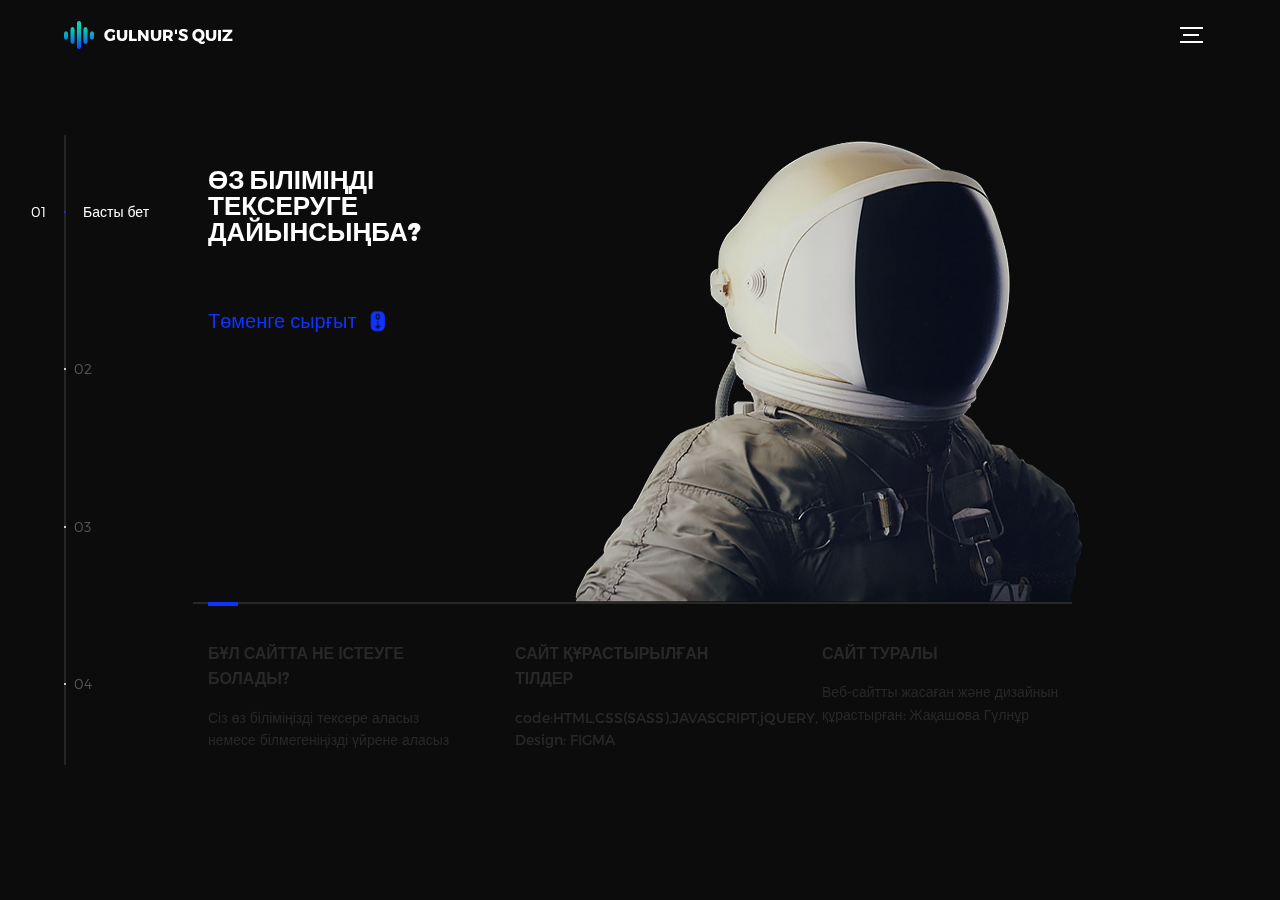
<file: index.html>
<!DOCTYPE html>
<html lang="en">
<head>
  <title>DARYN</title>
  <meta charset="utf-8">
  <meta name="viewport" content="width=device-width, initial-scale=1">
  <meta http-equiv="X-UA-Compatible" content="IE=edge">
  <meta name="description" content="Бұл сайтта сіз өз біліміңізді тексере аласыз немесе білмегеніңізді үйрене аласыз">
  <meta name="keywords" content="global, template, html, sass, jquery">
  <meta name="author" content="Anapiya Nurkeldi">
  <link rel="stylesheet" href="assets/css/main.css">
</head>
<body>
<div class="device-notification">
  <a class="device-notification--logo" href="https://instagram.com/nurkeldinp">
    <img src="assets/img/logo.png" alt="Global">
    <p>check up itself</p>
  </a>
  <p class="device-notification--message">Бұл сайт тек ДК(Ноутбук, Компьютерлерді) қолдайды!</p>
</div>

<div class="perspective effect-rotate-left">
  <div class="container"><div class="outer-nav--return"></div>
    <div id="viewport" class="l-viewport">
      <div class="l-wrapper">
        <header class="header">
          <a class="header--logo" href="https://instagram.com/nurkeldinp">
            <img src="assets/img/logo.png" alt="Global">
            <p>Gulnur's quiz</p>
          </a>
          <button class="header--cta cta">Байланысу</button>
          <div class="header--nav-toggle">
            <span></span>
          </div>
        </header>
        <nav class="l-side-nav">
          <ul class="side-nav">
            <li class="is-active"><span>Басты бет</span></li>
            <li><span>Тест</span></li>
            <li><span>Оқу</span></li>
            <li><span>Байланысу</span></li>
          </ul>
        </nav>
        <ul class="l-main-content main-content">
          <li class="l-section section section--is-active">
            <div class="intro">
              <div class="intro--banner">
                <h1 style="font-size: 26px;">Өз біліміңді<br>тексеруге<br>дайынсыңба?</h1>
                <div class="scroll_down">
                    <div class="scroll__do__it">
                      <p>Төменге сырғыт</p>
                      <img src="./assets/img/scroll.png" alt="Scroll down" class="scroll_down">
                    </div>
                </div>
                <img src="assets/img/introduction-visual.png" alt="Welcome">
              </div>
              <div class="intro--options">
                <a href="#0">
                  <h3>Бұл сайтта не істеуге болады?</h3>
                  <p>Сіз өз біліміңізді тексере аласыз немесе білмегеніңізді үйрене аласыз</p>
                </a>
                <a href="#0">
                  <h3>Сайт құрастырылған тілдер</h3>
                  <p>code:HTML,CSS(SASS),JAVASCRIPT,jQUERY, Design: FIGMA</p>
                </a>
                <a href="#0">
                  <h3>Сайт туралы</h3>
                  <p>Веб-сайтты жасаған және дизайнын құрастырған: Жақашoва Гүлнұр </p>
                </a>
              </div>
            </div>
          </li>
          <li class="l-section section">
            <div class="work">
              <h2>Пәндер</h2>
              <div class="work--lockup">
                <ul class="slider">
                  <li class="slider--item slider--item-left">
                    <a href="./sections/geographic/geo.html ">
                      <div class="slider--item-image">
                        <img src="assets/img/gro.jpg" height="220px" alt="Victory">
                      </div>
                      <p class="slider--item-title">География</p>
                      <p class="slider--item-description">Тестте 2 бөлім, барлығы 40 сұрақ.</p>
                    </a>
                  </li>
                  <li class="slider--item slider--item-center">
                    <a href="/sections/Phisics/phisics.html">
                      <div class="slider--item-image" >
                        <img src="assets/img/phisics.jpg" height="240px" alt="Metiew and Smith">
                      </div>
                      <p class="slider--item-title">Физика</p>
                      <p class="slider--item-description">Тестте 2 бөлім, барлығы 30 сұрақ.</p>
                    </a>
                  </li>
                  <li class="slider--item slider--item-right">
                    <a href="/sections/informatika/inf.html">
                      <div class="slider--item-image">
                        <img src="assets/img/informaics.jpeg" height="240px" alt="Alex Nowak">
                      </div>
                      <p class="slider--item-title">Информатика</p>
                      <p class="slider--item-description">Тестте 2 бөлім, барлығы 40 сұрақ.</p>
                    </a>
                  </li>
                  <!-- <li class="slider--item slider--item-right">
                    <a href="#0">
                      <div class="slider--item-image">
                        <img src="assets/img/math.jpeg" height="240px alt="Alex Nowak">
                      </div>
                      <p class="slider--item-title">Математика</p>
                      <p class="slider--item-description">Тестте 2 бөлім, барлығы 40 сұрақ.</p>
                    </a>
                  </li> -->
                </ul>
                <div class="slider--prev">
                  <svg version="1.1" id="Layer_1" xmlns="http://www.w3.org/2000/svg" xmlns:xlink="http://www.w3.org/1999/xlink" x="0px" y="0px"
                  viewBox="0 0 150 118" style="enable-background:new 0 0 150 118;" xml:space="preserve">
                  <g transform="translate(0.000000,118.000000) scale(0.100000,-0.100000)">
                    <path d="M561,1169C525,1155,10,640,3,612c-3-13,1-36,8-52c8-15,134-145,281-289C527,41,562,10,590,10c22,0,41,9,61,29
                    c55,55,49,64-163,278L296,510h575c564,0,576,0,597,20c46,43,37,109-18,137c-19,10-159,13-590,13l-565,1l182,180
                    c101,99,187,188,193,199c16,30,12,57-12,84C631,1174,595,1183,561,1169z"/>
                  </g>
                  </svg>
                </div>
                <div class="slider--next">
                  <svg version="1.1" id="Layer_1" xmlns="http://www.w3.org/2000/svg" xmlns:xlink="http://www.w3.org/1999/xlink" x="0px" y="0px" viewBox="0 0 150 118" style="enable-background:new 0 0 150 118;" xml:space="preserve">
                  <g transform="translate(0.000000,118.000000) scale(0.100000,-0.100000)">
                    <path d="M870,1167c-34-17-55-57-46-90c3-15,81-100,194-211l187-185l-565-1c-431,0-571-3-590-13c-55-28-64-94-18-137c21-20,33-20,597-20h575l-192-193C800,103,794,94,849,39c20-20,39-29,61-29c28,0,63,30,298,262c147,144,272,271,279,282c30,51,23,60-219,304C947,1180,926,1196,870,1167z"/>
                  </g>
                  </svg>
                </div>
              </div>
            </div>
          </li>
          <li class="l-section section">
            <div class="about" style="background-color: black;">
              <div class="about--banner">
                <h2>Өз<br>біліміңді<br>толықтыр</h2>
                <a href="https://bilimland.kz/kk/courses">Алға
                  <span>
                    <svg version="1.1" id="Layer_1" xmlns="http://www.w3.org/2000/svg" xmlns:xlink="http://www.w3.org/1999/xlink" x="0px" y="0px" viewBox="0 0 150 118" style="enable-background:new 0 0 150 118;" xml:space="preserve">
                    <g transform="translate(0.000000,118.000000) scale(0.100000,-0.100000)">
                      <path d="M870,1167c-34-17-55-57-46-90c3-15,81-100,194-211l187-185l-565-1c-431,0-571-3-590-13c-55-28-64-94-18-137c21-20,33-20,597-20h575l-192-193C800,103,794,94,849,39c20-20,39-29,61-29c28,0,63,30,298,262c147,144,272,271,279,282c30,51,23,60-219,304C947,1180,926,1196,870,1167z"/>
                    </g>
                    </svg>
                  </span>
                </a>
                <img src="assets/img/book.jpeg" alt="About Us" width="500px" class="up" style="position: absolute; bottom: 94px; left: 500px;">
              </div>
              <div class="about--options">
                <a href="https://bilimland.kz/kk/subject/algebra">
                  <h3>Математика</h3>
                </a>
                <a href="https://bilimland.kz/kk/courses">
                  <h3>Информатика</h3>
                </a>
                <a href="https://bilimland.kz/kk/courses">
                  <h3>География</h3>
                </a>
              </div>
            </div>
          </li>
          <li class="l-section section">
            <div class="contact">
              <div class="contact--lockup">
                <div class="modal">
                  <div class="modal--information">
                    <p>Түркістан қ,  Тәуе хан көшесi, 5Б</p>
                    <a href="https://turkestan-daryn.kz/" class="more">Мектеп туралы толығырақ</a>
                    <a href="tel:8 (725 33) 2 63 20">8 (725 33) 2 63 20</a>
                  </div>
                  <ul class="modal--options">
                    <li><a href="https://www.instagram.com/turkistan.daryn/">Instagram</a></li>
                    <li><a href="https://wa.me/+77763052763">WhatsApp</a></li>
                    <li><a href="https://turkestan-daryn.kz/page/feedback.php">Кері байланыс</a></li>
                  </ul>
                </div>
              </div>
            </div>
          </li>
          <li class="l-section section">
          </li>
        </ul>
      </div>
    </div>
  </div>
  <ul class="outer-nav">
    <li class="is-active">Басты бет</li>
    <li>Тест</li>
    <li>Оқу</li>
    <li>Байланысу</li>
  </ul>
</div>

<script src="https://ajax.googleapis.com/ajax/libs/jquery/2.2.4/jquery.min.js"></script>
<script>window.jQuery || document.write('<script src="assets/js/vendor/jquery-2.2.4.min.js"><\/script>')</script>
<script src="assets/js/functions-min.js"></script>
</body>
</html>
</file>
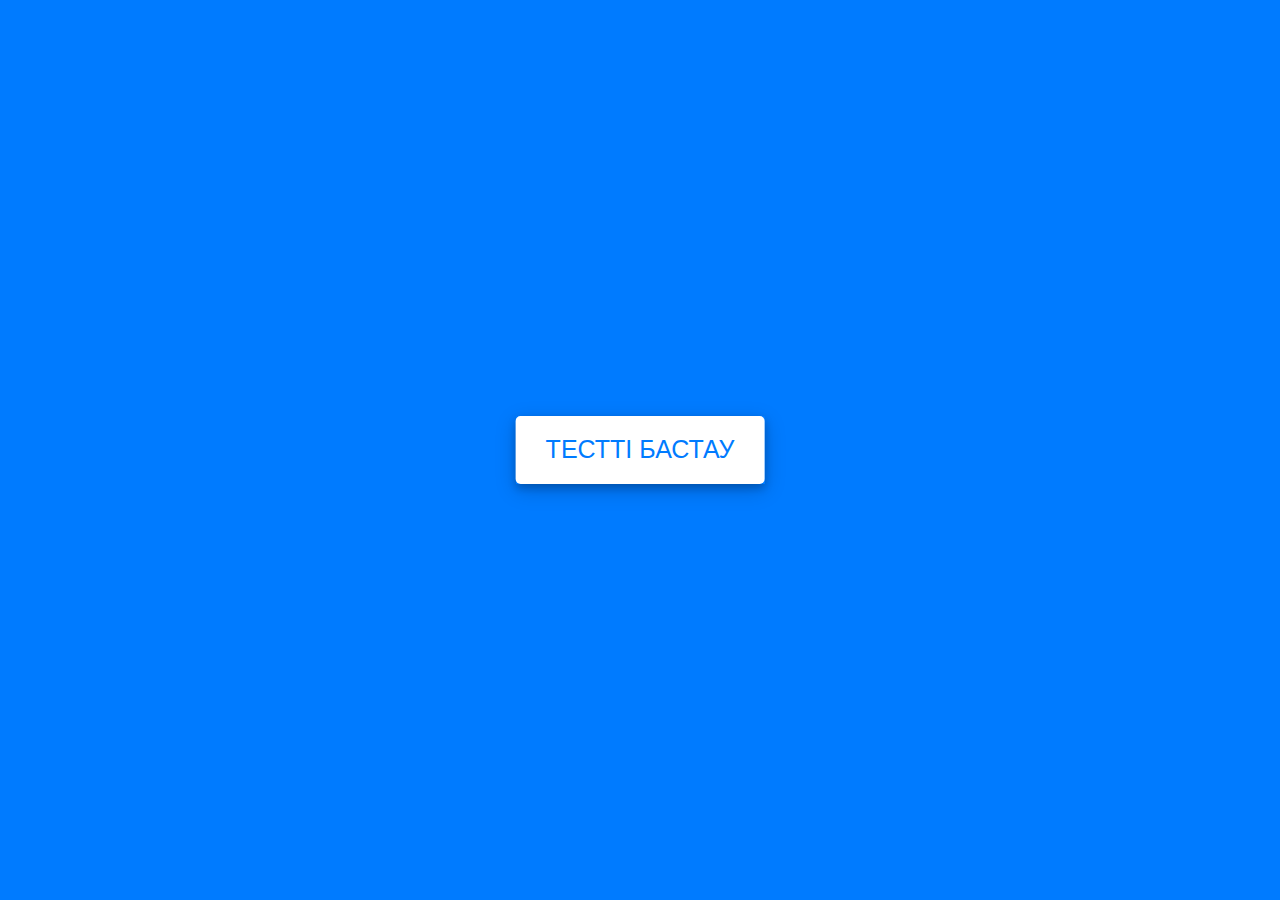
<file: sections/geographic/geo.html>
<!DOCTYPE html>
<!-- Created By CodingNepal - www.codingnepalweb.com -->
<!DOCTYPE html>
<html lang="en">
<head>
    <meta charset="UTF-8">
    <meta name="viewport" content="width=device-width, initial-scale=1.0">
    <title>DARYN</title>
    <link rel="stylesheet" href="./geo.css">
    <!-- FontAweome CDN Link for Icons -->
    <link rel="stylesheet" href="https://cdnjs.cloudflare.com/ajax/libs/font-awesome/5.15.3/css/all.min.css"/>
</head>
<body>
    <!-- start Quiz button -->
    <div class="start_btn"><button>ТЕСТТІ БАСТАУ</button></div>
    <!-- Info Box -->
    <div class="info_box">
        <div class="info-title"><span>Тест тапсыру кезінде:</span></div>
        <div class="info-list">
            <div class="info">1. Сізде жауап беруге <span>1 минут</span> уақыт беріледі.</div>
            <div class="info">2. Сіз өзіңіздің жауабыңызды таңдағаннан кейін, оны жою мүмкін болмайды.</div>
            <div class="info">3. Уақыт аяқталғаннан кейін сіз кез-келген опцияны таңдай алмайсыз.</div>
            <div class="info">4. Тест кезінде викторинадан шыға алмайсыз.</div>
            <div class="info">5. Сіз дұрыс жауаптар негізінде ұпай аласыз.</div>
        </div>
        <div class="buttons">
            <button class="quit">Шығу</button>
            <button class="restart">Жалғастыру</button>
        </div>
    </div>
    <!-- Quiz Box -->
    <div class="quiz_box">
        <header>
            <div class="title">ГЕОГРАФИЯ</div>
            <div class="timer">
                <div class="time_left_txt">Қалған уақыт</div>
                <div class="timer_sec">60</div>
            </div>
            <div class="time_line"></div>
        </header>
        <section>
            <div class="que_text">
                <!-- Here I've inserted question from JavaScript -->
            </div>
            <div class="option_list">
                <!-- Here I've inserted options from JavaScript -->
            </div>
        </section>
        <!-- footer of Quiz Box -->
        <footer>
            <div class="total_que">
                <!-- Here I've inserted Question Count Number from JavaScript -->
            </div>
            <button class="next_btn">Келесі тапсырма</button>
        </footer>
    </div>
    <!-- Result Box -->
    <div class="result_box">
        <div class="icon">
            <i class="fas fa-crown"></i>
        </div>
        <div class="complete_text">Сіз тестті аяқтадыңыз</div>
        <div class="score_text">
            <!-- Here I've inserted Score Result from JavaScript -->
        </div>
        <div class="buttons">
            <button class="restart">Қайтадан тапсыру</button>
            <button class="next_quiz">Келесі бөлім</button>
            <button class="quit">Шығу</button>
        </div>
    </div>
    <!-- Inside this JavaScript file I've inserted Questions and Options only -->
    <script src="questions.js"></script>
    <!-- Inside this JavaScript file I've coded all Quiz Codes -->
    <script src="script.js"></script>
</body>
</html>
</html>
</file>
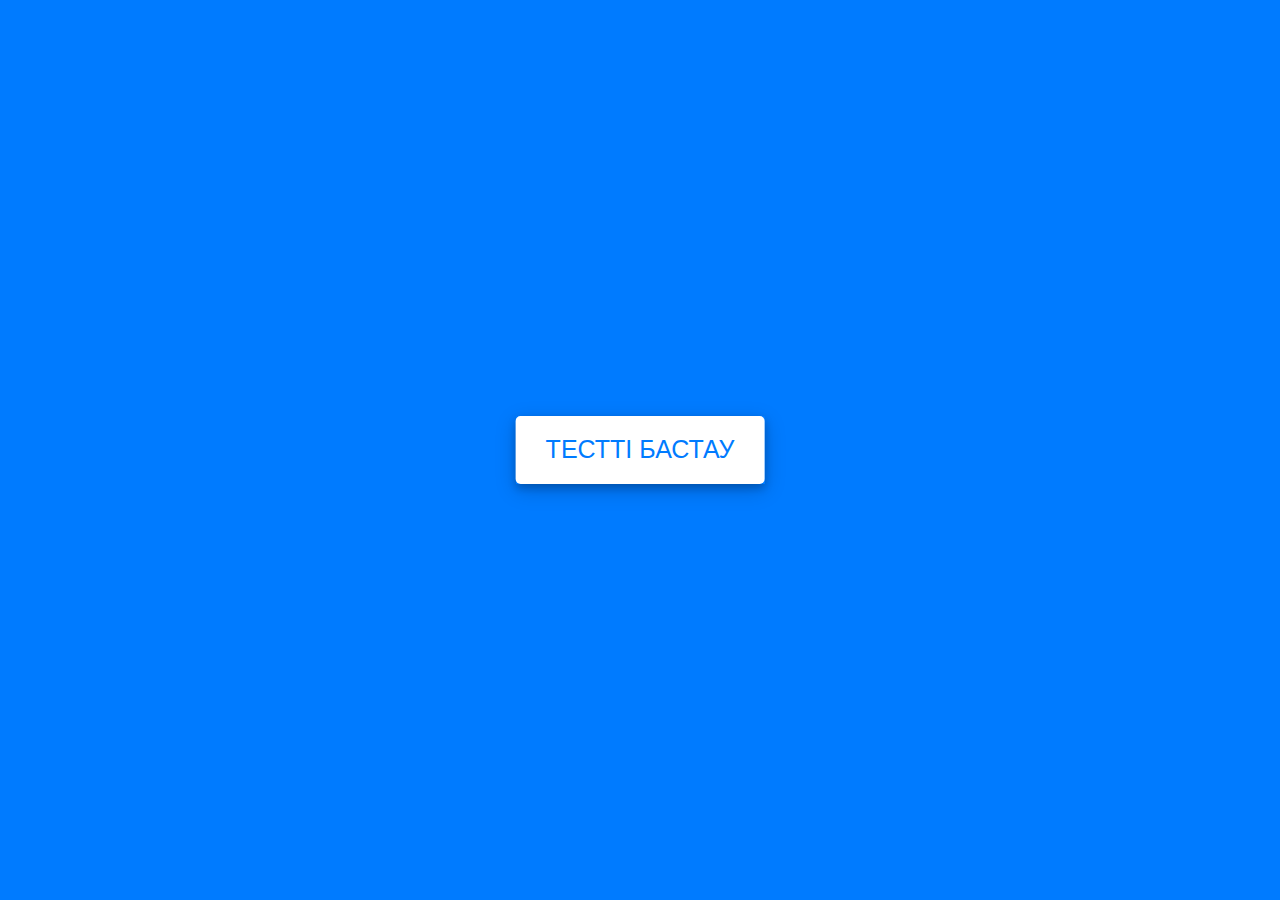
<file: sections/informatika/inf.html>
<!DOCTYPE html>
<!-- Created By CodingNepal - www.codingnepalweb.com -->
<!DOCTYPE html>
<html lang="en">
<head>
    <meta charset="UTF-8">
    <meta name="viewport" content="width=device-width, initial-scale=1.0">
    <title>DARYN</title>
    <link rel="stylesheet" href="./inf.css">
    <!-- FontAweome CDN Link for Icons -->
    <link rel="stylesheet" href="https://cdnjs.cloudflare.com/ajax/libs/font-awesome/5.15.3/css/all.min.css"/>
</head>
<body>
    <!-- start Quiz button -->
    <div class="start_btn"><button>ТЕСТТІ БАСТАУ</button></div>
    <!-- Info Box -->
    <div class="info_box">
        <div class="info-title"><span>Тест тапсыру кезінде:</span></div>
        <div class="info-list">
            <div class="info">1. Сізде жауап беруге <span>1 минут</span> уақыт беріледі.</div>
            <div class="info">2. Сіз өзіңіздің жауабыңызды таңдағаннан кейін, оны жою мүмкін болмайды.</div>
            <div class="info">3. Тест кезінде викторинадан шыға алмайсыз.</div>
            <div class="info">4. Сіз дұрыс жауаптар негізінде ұпай аласыз.</div>
        </div>
        <div class="buttons">
            <button class="quit">Шығу</button>
            <button class="restart">Жалғастыру</button>
        </div>
    </div>
    <!-- Quiz Box -->
    <div class="quiz_box">
        <header>
            <div class="title">Информатика</div>
            <div class="timer">
                <div class="time_left_txt">Қалған уақыт</div>
                <div class="timer_sec">60</div>
            </div>
            <div class="time_line"></div>
        </header>
        <section>
            <div class="que_text">
                <!-- Here I've inserted question from JavaScript -->
            </div>
            <div class="option_list">
                <!-- Here I've inserted options from JavaScript -->
            </div>
        </section>
        <!-- footer of Quiz Box -->
        <footer>
            <div class="total_que">
                <!-- Here I've inserted Question Count Number from JavaScript -->
            </div>
            <button class="next_btn">Келесі тапсырма</button>
        </footer>
    </div>
    <!-- Result Box -->
    <div class="result_box">
        <div class="icon">
            <i class="fas fa-crown"></i>
        </div>
        <div class="complete_text">Сіз тестті аяқтадыңыз</div>
        <div class="score_text">
            <!-- Here I've inserted Score Result from JavaScript -->
        </div>
        <div class="buttons">
            <button class="restart">Қайтадан тапсыру</button>
            <button class="next_quiz">Келесі бөлім</button>
            <button class="quit">Шығу</button>
        </div>
    </div>
    <!-- Inside this JavaScript file I've inserted Questions and Options only -->
    <script src="questions.js"></script>
    <!-- Inside this JavaScript file I've coded all Quiz Codes -->
    <script src="script.js"></script>
</body>
</html>
</html>
</file>
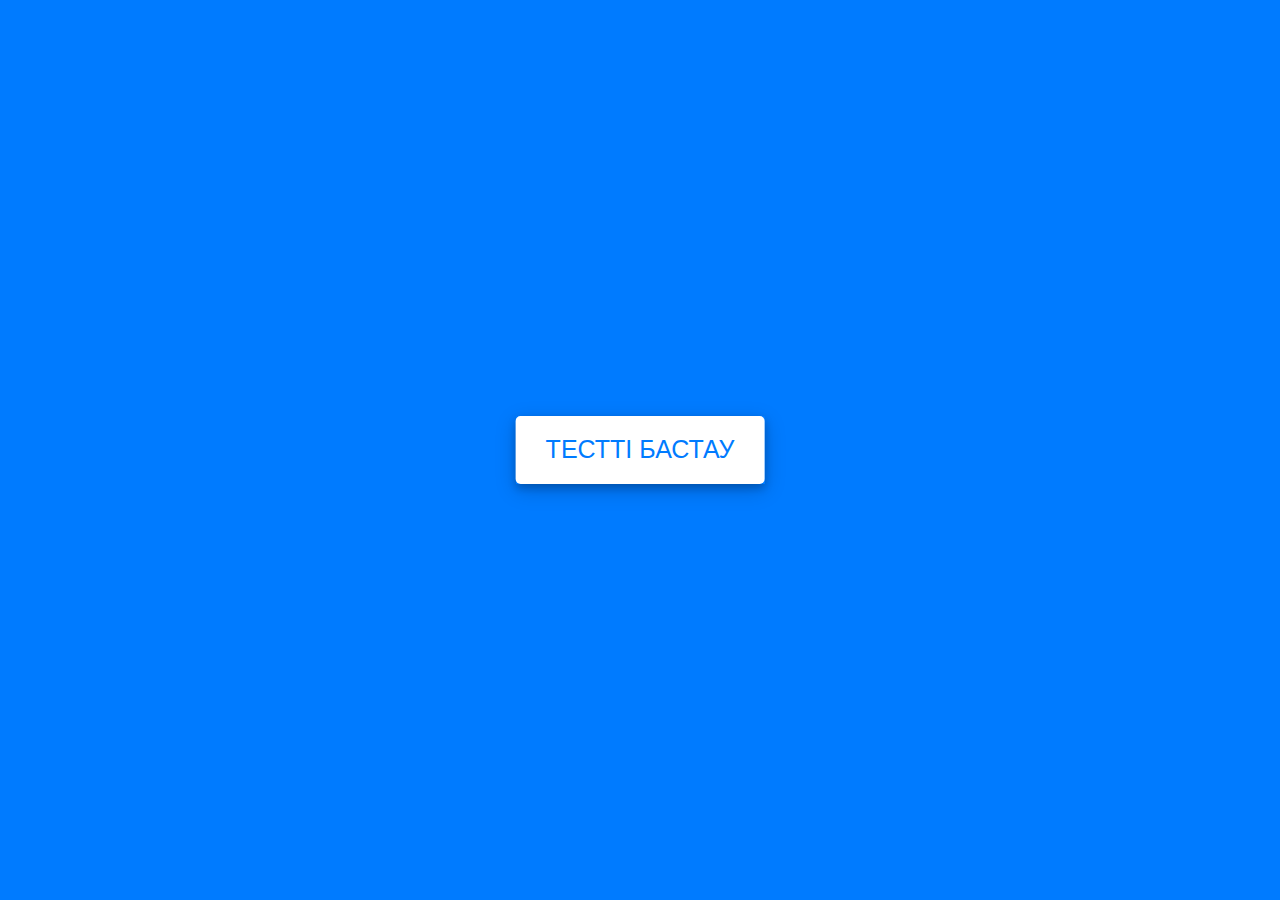
<file: sections/Phisics/phisics.html>
<!DOCTYPE html>
<!-- Created By CodingNepal - www.codingnepalweb.com -->
<!DOCTYPE html>
<html lang="en">
<head>
    <meta charset="UTF-8">
    <meta name="viewport" content="width=device-width, initial-scale=1.0">
    <title>DARYN</title>
    <link rel="stylesheet" href="./phisics.css">
    <!-- FontAweome CDN Link for Icons -->
    <link rel="stylesheet" href="https://cdnjs.cloudflare.com/ajax/libs/font-awesome/5.15.3/css/all.min.css"/>
</head>
<body>
    <!-- start Quiz button -->
    <div class="start_btn"><button>ТЕСТТІ БАСТАУ</button></div>
    <!-- Info Box -->
    <div class="info_box">
        <div class="info-title"><span>Тест тапсыру кезінде:</span></div>
        <div class="info-list">
            <div class="info">1. Сізде жауап беруге <span>5 минут</span> уақыт беріледі.</div>
            <div class="info">2. Сіз өзіңіздің жауабыңызды таңдағаннан кейін, оны жою мүмкін болмайды.</div>
            <div class="info">3. Физика пәнінде <' '> - ішінде орналасқан сандар дәрежесі болып есептелінеді.</div>
            <div class="info">4. Тест кезінде викторинадан шыға алмайсыз.</div>
            <div class="info">5. Сіз дұрыс жауаптар негізінде ұпай аласыз.</div>
        </div>
        <div class="buttons">
            <button class="quit">Шығу</button>
            <button class="restart">Жалғастыру</button>
        </div>
    </div>
    <!-- Quiz Box -->
    <div class="quiz_box">
        <header>
            <div class="title">ФИЗИКА</div>
            <div class="timer">
                <div class="time_left_txt">Қалған уақыт</div>
                <div class="timer_sec">300</div>
            </div>
            <div class="time_line"></div>
        </header>
        <section>
            <div class="que_text">
                <!-- Here I've inserted question from JavaScript -->
            </div>
            <div class="option_list">
                <!-- Here I've inserted options from JavaScript -->
            </div>
        </section>
        <!-- footer of Quiz Box -->
        <footer>
            <div class="total_que">
                <!-- Here I've inserted Question Count Number from JavaScript -->
            </div>
            <button class="next_btn">Келесі тапсырма</button>
        </footer>
    </div>
    <!-- Result Box -->
    <div class="result_box">
        <div class="icon">
            <i class="fas fa-crown"></i>
        </div>
        <div class="complete_text">Сіз тестті аяқтадыңыз</div>
        <div class="score_text">
            <!-- Here I've inserted Score Result from JavaScript -->
        </div>
        <div class="buttons">
            <button class="restart">Қайтадан тапсыру</button>
            <button class="next_quiz">Келесі бөлім</button>
            <button class="quit">Шығу</button>
        </div>
    </div>
    <!-- Inside this JavaScript file I've inserted Questions and Options only -->
    <script src="questions.js"></script>
    <!-- Inside this JavaScript file I've coded all Quiz Codes -->
    <script src="script.js"></script>
</body>
</html>
</html>
</file>
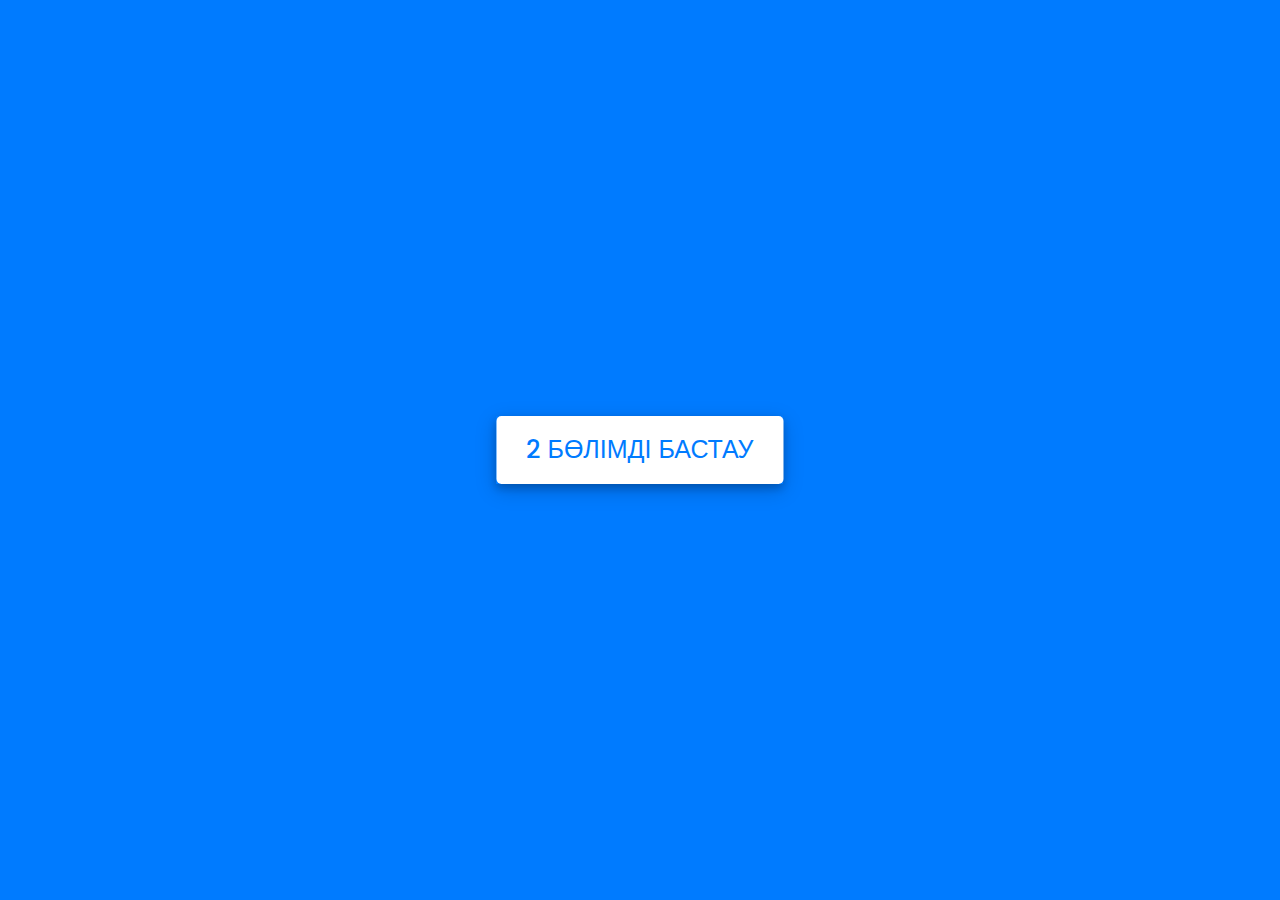
<file: sections/geographic/geographic_secobs/geo.html>
<!DOCTYPE html>
<!-- Created By CodingNepal - www.codingnepalweb.com -->
<!DOCTYPE html>
<html lang="en">
<head>
    <meta charset="UTF-8">
    <meta name="viewport" content="width=device-width, initial-scale=1.0">
    <title>DARYN</title>
    <link rel="stylesheet" href="./geo.css">
    <!-- FontAweome CDN Link for Icons -->
    <link rel="stylesheet" href="https://cdnjs.cloudflare.com/ajax/libs/font-awesome/5.15.3/css/all.min.css"/>
</head>
<body>
    <!-- start Quiz button -->
    <div class="start_btn"><button>2 БӨЛІМДІ БАСТАУ</button></div>
    <!-- Info Box -->
    <div class="info_box">
        <div class="info-title"><span>Тест тапсыру кезінде:</span></div>
        <div class="info-list">
            <div class="info">1. Сізде жауап беруге <span>1 минут</span> уақыт беріледі.</div>
            <div class="info">2. Сіз өзіңіздің жауабыңызды таңдағаннан кейін, оны жою мүмкін болмайды.</div>
            <div class="info">3. Уақыт аяқталғаннан кейін сіз кез-келген опцияны таңдай алмайсыз.</div>
            <div class="info">4. Тест кезінде викторинадан шыға алмайсыз.</div>
            <div class="info">5. Сіз дұрыс жауаптар негізінде ұпай аласыз.</div>
        </div>
        <div class="buttons">
            <button class="quit">Шығу</button>
            <button class="restart">Жалғастыру</button>
        </div>
    </div>
    <!-- Quiz Box -->
    <div class="quiz_box">
        <header>
            <div class="title">ГЕОГРАФИЯ</div>
            <div class="timer">
                <div class="time_left_txt">Қалған уақыт</div>
                <div class="timer_sec">60</div>
            </div>
            <div class="time_line"></div>
        </header>
        <section>
            <div class="que_text">
                <!-- Here I've inserted question from JavaScript -->
            </div>
            <div class="option_list">
                <!-- Here I've inserted options from JavaScript -->
            </div>
        </section>
        <!-- footer of Quiz Box -->
        <footer>
            <div class="total_que">
                <!-- Here I've inserted Question Count Number from JavaScript -->
            </div>
            <button class="next_btn">Келесі тапсырма</button>
        </footer>
    </div>
    <!-- Result Box -->
    <div class="result_box">
        <div class="icon">
            <i class="fas fa-crown"></i>
        </div>
        <div class="complete_text">Сіз тестті аяқтадыңыз</div>
        <div class="score_text">
            <!-- Here I've inserted Score Result from JavaScript -->
        </div>
        <div class="buttons">
            <button class="restart">Қайтадан тапсыру</button>
            <button class="quit">Шығу</button>
        </div>
    </div>
    <!-- Inside this JavaScript file I've inserted Questions and Options only -->
    <script src="questions.js"></script>
    <!-- Inside this JavaScript file I've coded all Quiz Codes -->
    <script src="script.js"></script>
</body>
</html>
</html>
</file>
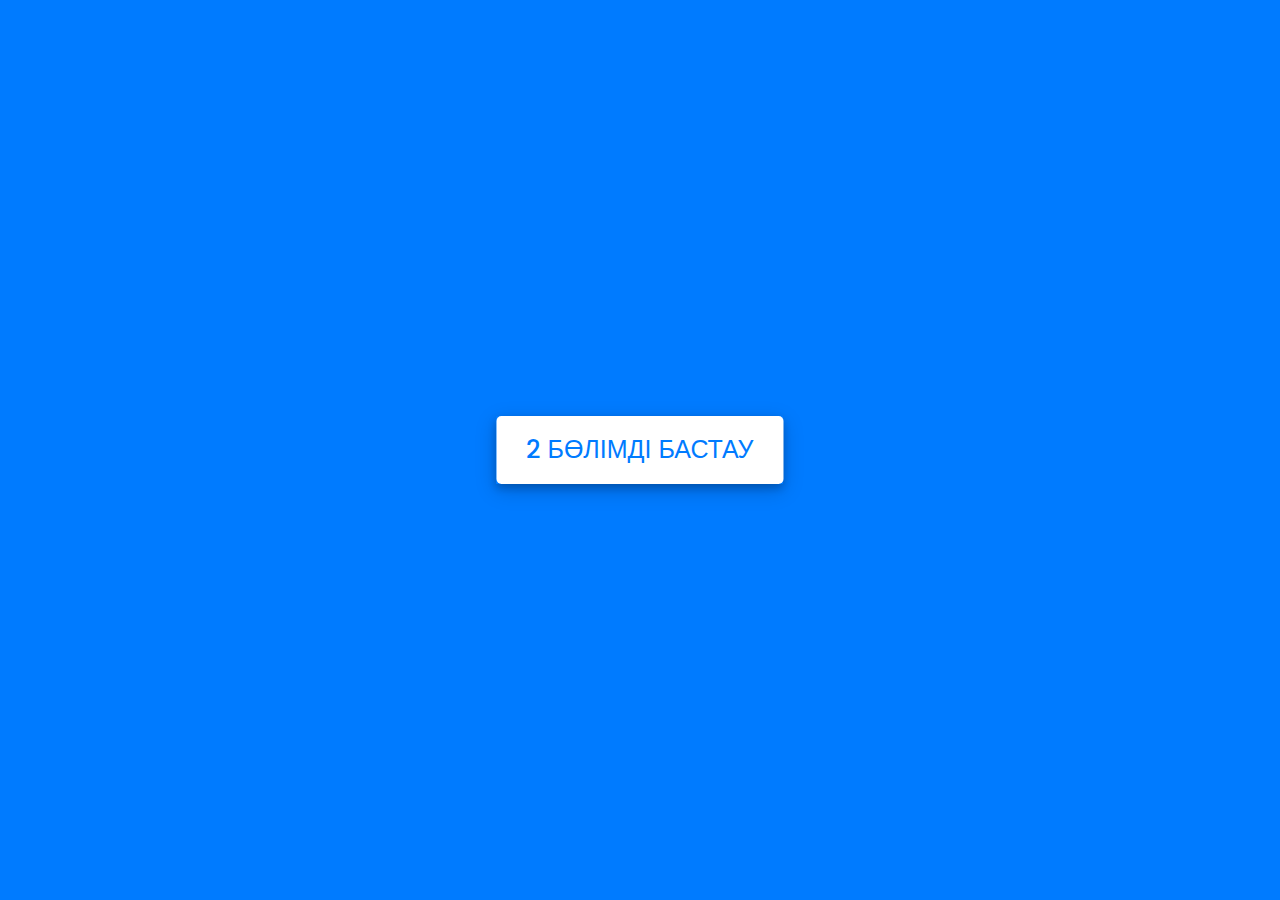
<file: sections/informatika/informatika_second/inf.html>
<!DOCTYPE html>
<!-- Created By CodingNepal - www.codingnepalweb.com -->
<!DOCTYPE html>
<html lang="en">
<head>
    <meta charset="UTF-8">
    <meta name="viewport" content="width=device-width, initial-scale=1.0">
    <title>DARYN</title>
    <link rel="stylesheet" href="./inf.css">
    <!-- FontAweome CDN Link for Icons -->
    <link rel="stylesheet" href="https://cdnjs.cloudflare.com/ajax/libs/font-awesome/5.15.3/css/all.min.css"/>
</head>
<body>
    <!-- start Quiz button -->
    <div class="start_btn"><button>2 БӨЛІМДІ БАСТАУ</button></div>
    <!-- Info Box -->
    <div class="info_box">
        <div class="info-title"><span>Тест тапсыру кезінде:</span></div>
        <div class="info-list">
            <div class="info">1. Сізде жауап беруге <span>1 минут</span> уақыт беріледі.</div>
            <div class="info">2. Сіз өзіңіздің жауабыңызды таңдағаннан кейін, оны жою мүмкін болмайды.</div>
            <div class="info">3. Тест кезінде викторинадан шыға алмайсыз.</div>
            <div class="info">4. Сіз дұрыс жауаптар негізінде ұпай аласыз.</div>
        </div>
        <div class="buttons">
            <button class="quit">Шығу</button>
            <button class="restart">Жалғастыру</button>
        </div>
    </div>
    <!-- Quiz Box -->
    <div class="quiz_box">
        <header>
            <div class="title">Информатика</div>
            <div class="timer">
                <div class="time_left_txt">Қалған уақыт</div>
                <div class="timer_sec">60</div>
            </div>
            <div class="time_line"></div>
        </header>
        <section>
            <div class="que_text">
                <!-- Here I've inserted question from JavaScript -->
            </div>
            <div class="option_list">
                <!-- Here I've inserted options from JavaScript -->
            </div>
        </section>
        <!-- footer of Quiz Box -->
        <footer>
            <div class="total_que">
                <!-- Here I've inserted Question Count Number from JavaScript -->
            </div>
            <button class="next_btn">Келесі тапсырма</button>
        </footer>
    </div>
    <!-- Result Box -->
    <div class="result_box">
        <div class="icon">
            <i class="fas fa-crown"></i>
        </div>
        <div class="complete_text">Сіз тестті аяқтадыңыз</div>
        <div class="score_text">
            <!-- Here I've inserted Score Result from JavaScript -->
        </div>
        <div class="buttons">
            <button class="restart">Қайтадан тапсыру</button>
            <button class="quit">Шығу</button>
        </div>
    </div>
    <!-- Inside this JavaScript file I've inserted Questions and Options only -->
    <script src="questions.js"></script>
    <!-- Inside this JavaScript file I've coded all Quiz Codes -->
    <script src="script.js"></script>
</body>
</html>
</html>
</file>
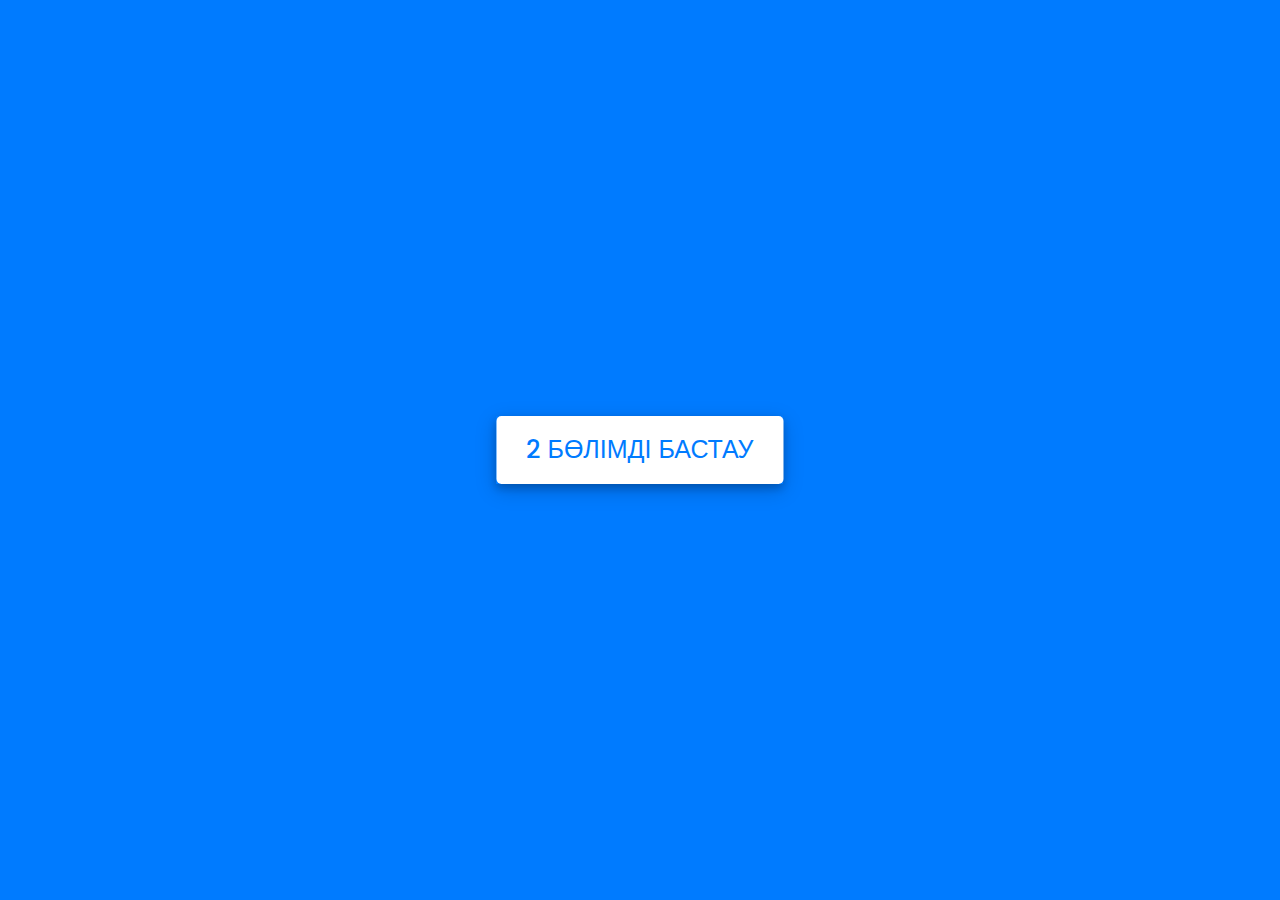
<file: sections/Phisics/Phisics_second/phisics.html>
<!DOCTYPE html>
<!-- Created By CodingNepal - www.codingnepalweb.com -->
<!DOCTYPE html>
<html lang="en">
<head>
    <meta charset="UTF-8">
    <meta name="viewport" content="width=device-width, initial-scale=1.0">
    <title>DARYN</title>
    <link rel="stylesheet" href="./phisics.css">
    <!-- FontAweome CDN Link for Icons -->
    <link rel="stylesheet" href="https://cdnjs.cloudflare.com/ajax/libs/font-awesome/5.15.3/css/all.min.css"/>
</head>
<body>
    <!-- start Quiz button -->
    <div class="start_btn"><button>2 БӨЛІМДІ БАСТАУ</button></div>
    <!-- Info Box -->
    <div class="info_box">
        <div class="info-title"><span>Тест тапсыру кезінде:</span></div>
        <div class="info-list">
            <div class="info">1. Сізде жауап беруге <span>5 минут</span> уақыт беріледі.</div>
            <div class="info">2. Сіз өзіңіздің жауабыңызды таңдағаннан кейін, оны жою мүмкін болмайды.</div>
            <div class="info">3. Физика пәнінде <' '> - ішінде орналасқан сандар дәрежесі болып есептелінеді.</div>
            <div class="info">4. Тест кезінде викторинадан шыға алмайсыз.</div>
            <div class="info">5. Сіз дұрыс жауаптар негізінде ұпай аласыз.</div>
        </div>
        <div class="buttons">
            <button class="quit">Шығу</button>
            <button class="restart">Жалғастыру</button>
        </div>
    </div>
    <!-- Quiz Box -->
    <div class="quiz_box">
        <header>
            <div class="title">ФИЗИКА</div>
            <div class="timer">
                <div class="time_left_txt">Қалған уақыт</div>
                <div class="timer_sec">300</div>
            </div>
            <div class="time_line"></div>
        </header>
        <section>
            <div class="que_text">
                <!-- Here I've inserted question from JavaScript -->
            </div>
            <div class="option_list">
                <!-- Here I've inserted options from JavaScript -->
            </div>
        </section>
        <!-- footer of Quiz Box -->
        <footer>
            <div class="total_que">
                <!-- Here I've inserted Question Count Number from JavaScript -->
            </div>
            <button class="next_btn">Келесі тапсырма</button>
        </footer>
    </div>
    <!-- Result Box -->
    <div class="result_box">
        <div class="icon">
            <i class="fas fa-crown"></i>
        </div>
        <div class="complete_text">Сіз тестті аяқтадыңыз</div>
        <div class="score_text">
            <!-- Here I've inserted Score Result from JavaScript -->
        </div>
        <div class="buttons">
            <button class="restart">Қайтадан тапсыру</button>
            <button class="quit">Шығу</button>
        </div>
    </div>
    <!-- Inside this JavaScript file I've inserted Questions and Options only -->
    <script src="questions.js"></script>
    <!-- Inside this JavaScript file I've coded all Quiz Codes -->
    <script src="script.js"></script>
</body>
</html>
</html>
</file>
<file: assets/css/main.css>
@charset "UTF-8";
@font-face {
  font-family: "Montserrat";
  src: url("fonts/Montserrat-Black.eot");
  src: local("☺"), url("fonts/Montserrat-Black.woff") format("woff"), url("fonts/Montserrat-Black.ttf") format("truetype"), url("fonts/Montserrat-Black.svg") format("svg");
  font-weight: 900;
  font-style: normal;
}
@font-face {
  font-family: "Montserrat";
  src: url("fonts/Montserrat-Bold.eot");
  src: local("☺"), url("fonts/Montserrat-Bold.woff") format("woff"), url("fonts/Montserrat-Bold.ttf") format("truetype"), url("fonts/Montserrat-Bold.svg") format("svg");
  font-weight: 700;
  font-style: normal;
}
@font-face {
  font-family: "Montserrat";
  src: url("fonts/Montserrat-Regular.eot");
  src: local("☺"), url("fonts/Montserrat-Regular.woff") format("woff"), url("fonts/Montserrat-Regular.ttf") format("truetype"), url("fonts/Montserrat-Regular.svg") format("svg");
  font-weight: 400;
  font-style: normal;
}
@font-face {
  font-family: "Montserrat";
  src: url("fonts/Montserrat-Light.eot");
  src: local("☺"), url("fonts/Montserrat-Light.woff") format("woff"), url("fonts/Montserrat-Light.ttf") format("truetype"), url("fonts/Montserrat-Light.svg") format("svg");
  font-weight: 300;
  font-style: normal;
}
/*! normalize.css v3.0.2 | MIT License | git.io/normalize */
html {
  font-family: sans-serif;
  -ms-text-size-adjust: 100%;
  -webkit-text-size-adjust: 100%;
}

body {
  margin: 0;
}

article,
aside,
details,
figcaption,
figure,
footer,
header,
hgroup,
main,
menu,
nav,
section,
summary {
  display: block;
}

audio,
canvas,
progress,
video {
  display: inline-block;
  vertical-align: baseline;
}

audio:not([controls]) {
  display: none;
  height: 0;
}

[hidden],
template {
  display: none;
}

a {
  background-color: transparent;
}

a:active,
a:hover {
  outline: 0;
}

abbr[title] {
  border-bottom: 1px dotted;
}

b,
strong {
  font-weight: bold;
}

dfn {
  font-style: italic;
}

h1 {
  font-size: 2em;
  margin: 0.67em 0;
}

mark {
  background: #ff0;
  color: #000;
}

small {
  font-size: 80%;
}

sub,
sup {
  font-size: 75%;
  line-height: 0;
  position: relative;
  vertical-align: baseline;
}

sup {
  top: -0.5em;
}

sub {
  bottom: -0.25em;
}

img {
  border: 0;
}

svg:not(:root) {
  overflow: hidden;
}

figure {
  margin: 1em 40px;
}

hr {
  -webkit-box-sizing: content-box;
          box-sizing: content-box;
  height: 0;
}

pre {
  overflow: auto;
}

code,
kbd,
pre,
samp {
  font-family: monospace, monospace;
  font-size: 1em;
}

button,
input,
optgroup,
select,
textarea {
  color: inherit;
  font: inherit;
  margin: 0;
}

button {
  overflow: visible;
}

button,
select {
  text-transform: none;
}

button,
html input[type=button],
input[type=reset],
input[type=submit] {
  -webkit-appearance: button;
  cursor: pointer;
}

button[disabled],
html input[disabled] {
  cursor: default;
}

button::-moz-focus-inner,
input::-moz-focus-inner {
  border: 0;
  padding: 0;
}

input {
  line-height: normal;
}

input[type=checkbox],
input[type=radio] {
  -webkit-box-sizing: border-box;
          box-sizing: border-box;
  padding: 0;
}

input[type=number]::-webkit-inner-spin-button,
input[type=number]::-webkit-outer-spin-button {
  height: auto;
}

input[type=search] {
  -webkit-appearance: textfield;
  -webkit-box-sizing: content-box;
  box-sizing: content-box;
}

input[type=search]::-webkit-search-cancel-button,
input[type=search]::-webkit-search-decoration {
  -webkit-appearance: none;
}

fieldset {
  border: 1px solid #c0c0c0;
  margin: 0 2px;
  padding: 0.35em 0.625em 0.75em;
}

legend {
  border: 0;
  padding: 0;
}

textarea {
  overflow: auto;
}

optgroup {
  font-weight: bold;
}

table {
  border-collapse: collapse;
  border-spacing: 0;
}

td,
th {
  padding: 0;
}

::-moz-selection {
  background: #FFF498;
}

::selection {
  background: #FFF498;
}

::-moz-selection {
  background: #FFF498;
}

img::-moz-selection {
  background: transparent;
}

img::selection {
  background: transparent;
}

img::-moz-selection {
  background: transparent;
}

body {
  -webkit-tap-highlight-color: #FFF498;
}

body {
  background-color: #0c0c0c;
  font-size: 14px;
  line-height: 1.6;
  font-family: "Montserrat", sans-serif;
  color: #fff;
  -webkit-font-smoothing: antialiased;
  -webkit-text-size-adjust: 100%;
}

.l-viewport {
  position: relative;
  width: 100%;
  height: 100vh;
  -webkit-box-shadow: 0 0 45px 5px rgba(0, 0, 0, 0.85);
          box-shadow: 0 0 45px 5px rgba(0, 0, 0, 0.85);
  overflow: hidden;
}

.l-wrapper {
  position: relative;
  width: 1440px;
  max-width: 90%;
  height: 100%;
  margin: 0 auto;
}

.l-side-nav {
  position: absolute;
  left: 0;
  display: -webkit-box;
  display: -ms-flexbox;
  display: flex;
  height: 100%;
  -webkit-box-align: center;
      -ms-flex-align: center;
          align-items: center;
}
.l-side-nav::before {
  content: "";
  position: absolute;
  top: 50%;
  left: 0;
  -webkit-transform: translateY(-50%);
          transform: translateY(-50%);
  width: 2px;
  height: 70%;
  max-height: 750px;
  background-color: #555;
  opacity: 0.35;
  z-index: 10;
}
@media (max-width: 1180px) {
  .l-side-nav {
    display: none;
  }
}

.l-main-content {
  position: relative;
  width: 100%;
  height: 100%;
  margin: 0;
  padding: 0;
  list-style: none;
}

.l-section {
  position: absolute;
  width: 100%;
  height: 100%;
}

.device-notification {
  display: none;
  position: fixed;
  top: 0;
  left: 0;
  width: 100%;
  height: 100%;
  -webkit-box-orient: vertical;
  -webkit-box-direction: normal;
      -ms-flex-direction: column;
          flex-direction: column;
  -webkit-box-align: center;
      -ms-flex-align: center;
          align-items: center;
  -webkit-box-pack: center;
      -ms-flex-pack: center;
          justify-content: center;
  background-color: #0c0c0c;
  z-index: 12;
}
.device-notification--logo {
  display: -webkit-box;
  display: -ms-flexbox;
  display: flex;
  -webkit-box-align: center;
      -ms-flex-align: center;
          align-items: center;
  text-decoration: none;
  color: #fff;
}
.device-notification--logo p {
  margin: 0 0 0 10px;
  font-size: 16px;
  font-weight: 700;
  text-transform: uppercase;
}
.device-notification--message {
  width: 70%;
  margin: 30px 0 0 0;
  font-weight: 700;
  text-align: center;
}
@media (max-width: 767px) and (min-width: 601px) and (max-height: 680px) {
  .device-notification {
    display: -webkit-box;
    display: -ms-flexbox;
    display: flex;
  }
}
@media (max-width: 600px) and (min-width: 480px) and (max-height: 580px) {
  .device-notification {
    display: -webkit-box;
    display: -ms-flexbox;
    display: flex;
  }
}
@media (max-width: 736px) and (min-width: 360px) and (orientation: landscape) {
  .device-notification {
    display: -webkit-box;
    display: -ms-flexbox;
    display: flex;
  }
}
@media (max-width: 359px) {
  .device-notification {
    display: -webkit-box;
    display: -ms-flexbox;
    display: flex;
  }
}

.section {
  opacity: 0;
  visibility: hidden;
  -webkit-transition: opacity 0.4s ease-in-out, visibility 0s 0.4s;
  transition: opacity 0.4s ease-in-out, visibility 0s 0.4s;
}
.section--is-active {
  opacity: 1;
  visibility: visible;
  z-index: 1;
  -webkit-transition: opacity 0.4s ease-in-out 0.4s;
  transition: opacity 0.4s ease-in-out 0.4s;
}
.section--next {
  -webkit-transform: translateY(-45px);
          transform: translateY(-45px);
  -webkit-transition: -webkit-transform 0.4s ease-in-out;
  transition: -webkit-transform 0.4s ease-in-out;
  transition: transform 0.4s ease-in-out;
  transition: transform 0.4s ease-in-out, -webkit-transform 0.4s ease-in-out;
}
.section--prev {
  -webkit-transform: translateY(45px);
          transform: translateY(45px);
  -webkit-transition: -webkit-transform 0.4s ease-in-out;
  transition: -webkit-transform 0.4s ease-in-out;
  transition: transform 0.4s ease-in-out;
  transition: transform 0.4s ease-in-out, -webkit-transform 0.4s ease-in-out;
}

.header {
  position: absolute;
  top: 0;
  left: 0;
  display: -webkit-box;
  display: -ms-flexbox;
  display: flex;
  width: 100%;
  height: 70px;
  -webkit-box-align: center;
      -ms-flex-align: center;
          align-items: center;
  -webkit-box-pack: justify;
      -ms-flex-pack: justify;
          justify-content: space-between;
  z-index: 10;
}
.header--logo {
  display: -webkit-box;
  display: -ms-flexbox;
  display: flex;
  -webkit-box-align: center;
      -ms-flex-align: center;
          align-items: center;
  text-decoration: none;
  color: #fff;
}
.header--logo p {
  margin: 0 0 0 10px;
  font-size: 16px;
  font-weight: 700;
  text-transform: uppercase;
}
.header--nav-toggle {
  display: -webkit-box;
  display: -ms-flexbox;
  display: flex;
  width: 50px;
  height: 50px;
  -webkit-box-orient: vertical;
  -webkit-box-direction: normal;
      -ms-flex-direction: column;
          flex-direction: column;
  -webkit-box-align: center;
      -ms-flex-align: center;
          align-items: center;
  -webkit-box-pack: center;
      -ms-flex-pack: center;
          justify-content: center;
  cursor: pointer;
}
.header--nav-toggle span, .header--nav-toggle::before, .header--nav-toggle::after {
  content: "";
  position: relative;
  width: 16px;
  height: 2px;
  background-color: #fff;
}
.header--nav-toggle::before {
  bottom: 5px;
  width: 23px;
}
.header--nav-toggle::after {
  top: 5px;
  width: 23px;
}
.header--cta {
  position: absolute;
  top: 50%;
  left: 50%;
  -webkit-transform: translate(-50%, -50%);
          transform: translate(-50%, -50%);
  padding: 0 20px;
  line-height: 30px;
  text-decoration: none;
  color: #fff;
  font-weight: 700;
  text-transform: uppercase;
  background-color: #0f33ff;
  border: none;
  opacity: 0;
  visibility: hidden;
  -webkit-transition: opacity 0.4s ease-in-out, visibility 0s 0.4s;
  transition: opacity 0.4s ease-in-out, visibility 0s 0.4s;
}
.header--cta:focus {
  outline: none;
}
.header--cta.is-active {
  opacity: 1;
  visibility: visible;
  -webkit-transition: opacity 0.4s ease-in-out 0.4s;
  transition: opacity 0.4s ease-in-out 0.4s;
}
@media (max-width: 767px) {
  .header--cta {
    display: none;
  }
}

.side-nav {
  position: relative;
  display: -webkit-box;
  display: -ms-flexbox;
  display: flex;
  width: 100px;
  height: 70%;
  max-height: 750px;
  -webkit-box-orient: vertical;
  -webkit-box-direction: normal;
      -ms-flex-direction: column;
          flex-direction: column;
  -ms-flex-pack: distribute;
      justify-content: space-around;
  margin: 0;
  padding: 0;
  list-style-position: inside;
  z-index: 10;
}
.side-nav > li {
  position: relative;
  top: -5px;
  color: #fff;
  font-size: 6px;
  cursor: pointer;
}
.side-nav > li span {
  position: relative;
  top: 3px;
  left: 10px;
  color: #fff;
  font-size: 14px;
  font-weight: 300;
  opacity: 0;
  visibility: hidden;
}
.side-nav > li::before {
  position: absolute;
  top: 3px;
  left: 10px;
  color: #555;
  font-size: 14px;
  font-weight: 300;
}
.side-nav li:nth-child(1)::before {
  content: "01";
}
.side-nav li:nth-child(2)::before {
  content: "02";
}
.side-nav li:nth-child(3)::before {
  content: "03";
}
.side-nav li:nth-child(4)::before {
  content: "04";
}
.side-nav li:nth-child(5)::before {
  content: "05";
}
.side-nav li.is-active {
  color: #0f33ff;
  -webkit-transition: color 0.4s ease-in-out;
  transition: color 0.4s ease-in-out;
}
.side-nav li.is-active span {
  opacity: 1;
  visibility: visible;
  -webkit-transition: opacity 0.4s ease-in-out;
  transition: opacity 0.4s ease-in-out;
}
.side-nav li.is-active::before {
  left: -33px;
  color: #fff;
}

.intro {
  position: relative;
  display: -webkit-box;
  display: -ms-flexbox;
  display: flex;
  width: 900px;
  max-width: 75%;
  height: 100%;
  -webkit-box-orient: vertical;
  -webkit-box-direction: normal;
      -ms-flex-direction: column;
          flex-direction: column;
  -webkit-box-pack: center;
      -ms-flex-pack: center;
          justify-content: center;
  margin: 0 auto;
}
@media (max-width: 1180px) {
  .intro {
    max-width: 100%;
  }
}
.intro--banner {
  position: relative;
  height: 475px;
}
.intro--banner::before {
  content: "";
  position: absolute;
  bottom: 20px;
  left: -15px;
  right: 0;
  height: 2px;
  background-color: #282828;
}
.intro--banner::after {
  content: "";
  position: absolute;
  bottom: 18px;
  left: 0;
  width: 30px;
  height: 4px;
  background-color: #0f33ff;
}
.intro--banner h1 {
  position: relative;
  font-size: 60px;
  font-weight: 900;
  line-height: 1;
  z-index: 1;
  text-transform: uppercase;
}
.intro--banner .scroll__do__it {
  font-size: 20px;
  position: relative;
  top: 40px;
  color: #0f33ff;
}
.intro--banner .scroll__do__it .scroll_down {
  position: relative;
  width: 30px;
  left: 155px;
  bottom: 50px;
}
.intro--banner button {
  position: relative;
  padding: 5px 17px 5px 12px;
  font-weight: 700;
  text-transform: uppercase;
  background-color: transparent;
  border: none;
}
.intro--banner button .btn-background {
  position: absolute;
  top: 0;
  left: 23px;
  right: 0;
  height: 100%;
  background-color: #0f33ff;
  z-index: -1;
  -webkit-transition: left 0.2s ease-in-out;
  transition: left 0.2s ease-in-out;
}
.intro--banner button:hover .btn-background {
  left: 0;
}
.intro--banner button:focus {
  outline: none;
}
.intro--banner button svg {
  position: relative;
  left: 5px;
  width: 15px;
  fill: #fff;
}
.intro--banner img {
  position: absolute;
  bottom: 21px;
  right: -12px;
}
.intro--options {
  display: -webkit-box;
  display: -ms-flexbox;
  display: flex;
  -webkit-box-pack: justify;
      -ms-flex-pack: justify;
          justify-content: space-between;
  margin: 0;
  padding: 0;
  list-style: none;
}
.intro--options > a {
  max-width: 250px;
  text-decoration: none;
  color: #282828;
  -webkit-transition: color 0.2s ease-in-out;
  transition: color 0.2s ease-in-out;
}
.intro--options > a:hover {
  color: #fff;
}
.intro--options h3 {
  font-size: 16px;
  text-transform: uppercase;
}
.intro--options p {
  margin-bottom: 0;
}

@media (max-width: 900px) {
  .intro--banner {
    height: 380px;
  }
  .intro--banner h1 {
    font-size: 55px;
  }
  .intro--banner img {
    width: 430px;
  }
  .intro--options > a {
    margin-right: 30px;
  }
  .intro--options > a:last-child {
    margin-right: 0;
  }
}
@media (max-width: 767px) {
  .intro--banner {
    height: 305px;
  }
  .intro--banner h1 {
    font-size: 44px;
  }
  .intro--banner img {
    width: 330px;
  }
  .intro--options {
    display: block;
  }
  .intro--options > a {
    display: block;
    max-width: 100%;
    margin: 0 0 30px 0;
  }
  .intro--options > a:last-child {
    margin-bottom: 0;
  }
}
@media (max-width: 600px) {
  .intro--banner {
    height: 360px;
  }
  .intro--banner h1 {
    font-size: 55px;
  }
  .intro--banner img {
    display: none;
  }
}
@media (max-width: 600px) and (max-height: 750px) {
  .intro--banner {
    height: auto;
  }
  .intro--banner::before, .intro--banner::after {
    display: none;
  }
  .intro--banner h1 {
    margin-top: 0;
  }
  .intro--options {
    display: none;
  }
}
.work {
  position: relative;
  display: -webkit-box;
  display: -ms-flexbox;
  display: flex;
  width: 960px;
  max-width: 80%;
  height: 100%;
  -webkit-box-orient: vertical;
  -webkit-box-direction: normal;
      -ms-flex-direction: column;
          flex-direction: column;
  -webkit-box-pack: center;
      -ms-flex-pack: center;
          justify-content: center;
  margin: 0 auto;
}
@media (max-width: 1180px) {
  .work {
    max-width: 100%;
  }
}
.work h2 {
  margin: 0 0 20px 0;
  font-size: 30px;
  text-align: center;
}
.work--lockup {
  position: relative;
}
.work--lockup .slider {
  position: relative;
  display: -webkit-box;
  display: -ms-flexbox;
  display: flex;
  width: 80%;
  margin: 0 auto;
  padding: 0;
  list-style: none;
}
.work--lockup .slider--item {
  position: absolute;
  display: none;
  text-align: center;
}
.work--lockup .slider--item a {
  text-decoration: none;
  color: #858585;
}
.work--lockup .slider--item-title {
  margin-top: 10px;
  font-size: 12px;
  font-weight: 700;
  text-transform: uppercase;
}
.work--lockup .slider--item-description {
  display: none;
  max-width: 250px;
  margin: 0 auto;
}
.work--lockup .slider--item-image {
  width: 150px;
  height: 150px;
  margin: 0 auto;
  border-radius: 50%;
  overflow: hidden;
}
.work--lockup .slider--item-image img {
  width: 100%;
}
.work--lockup .slider--item-left {
  top: 50%;
  left: 0;
  -webkit-transform: translateY(-50%);
          transform: translateY(-50%);
  display: block;
}
.work--lockup .slider--item-right {
  top: 50%;
  right: 0;
  -webkit-transform: translateY(-50%);
          transform: translateY(-50%);
  display: block;
}
.work--lockup .slider--item-center {
  position: relative;
  top: 30px;
  left: 50%;
  -webkit-transform: translateX(-50%);
          transform: translateX(-50%);
  display: block;
}
.work--lockup .slider--item-center a {
  color: #fff;
}
.work--lockup .slider--item-center .slider--item-title {
  margin-top: 25px;
  font-size: 16px;
}
.work--lockup .slider--item-center .slider--item-description {
  display: block;
}
.work--lockup .slider--item-center .slider--item-image {
  width: 220px;
  height: 220px;
}
.work--lockup .slider--next,
.work--lockup .slider--prev {
  position: absolute;
  top: 160px;
  display: -webkit-box;
  display: -ms-flexbox;
  display: flex;
  width: 50px;
  height: 50px;
  -webkit-box-align: center;
      -ms-flex-align: center;
          align-items: center;
  -webkit-box-pack: center;
      -ms-flex-pack: center;
          justify-content: center;
  background-color: #282828;
  border-radius: 50%;
  cursor: pointer;
}
.work--lockup .slider--next svg,
.work--lockup .slider--prev svg {
  width: 20px;
  fill: #fff;
}
.work--lockup .slider--next {
  right: 0;
}
.work--lockup .slider--prev {
  left: 0;
}

@media (max-width: 900px) {
  .work--lockup .slider--item-image {
    width: 120px;
    height: 120px;
  }
  .work--lockup .slider--item-center .slider--item-image {
    width: 220px;
    height: 220px;
  }
  .work--lockup .slider--next,
.work--lockup .slider--prev {
    top: 130px;
  }
}
@media (max-width: 767px) {
  .work--lockup .slider {
    width: 75%;
  }
  .work--lockup .slider--item-image {
    width: 90px;
    height: 90px;
  }
  .work--lockup .slider--item-center .slider--item-image {
    height: 220px;
    height: 220px;
  }
  .work--lockup .slider--next,
.work--lockup .slider--prev {
    top: 105px;
  }
}
@media (max-width: 600px) {
  .work--lockup .slider {
    width: auto;
  }
  .work--lockup .slider--item-left, .work--lockup .slider--item-right {
    display: none;
  }
}
.about {
  position: relative;
  display: -webkit-box;
  display: -ms-flexbox;
  display: flex;
  width: 900px;
  max-width: 75%;
  height: 100%;
  -webkit-box-orient: vertical;
  -webkit-box-direction: normal;
      -ms-flex-direction: column;
          flex-direction: column;
  -webkit-box-pack: center;
      -ms-flex-pack: center;
          justify-content: center;
  margin: 0 auto;
}
@media (max-width: 1180px) {
  .about {
    max-width: 100%;
  }
}
.about--banner {
  position: relative;
  height: 475px;
}
.about--banner::before {
  content: "";
  position: absolute;
  top: 20px;
  left: 200px;
  -webkit-transform: rotate(-25deg);
          transform: rotate(-25deg);
  border: 5px solid #0f33ff;
  border-right-color: transparent;
  border-bottom-color: transparent;
}
.about--banner::after {
  content: "";
  position: absolute;
  top: 75px;
  left: 400px;
  -webkit-transform: rotate(45deg);
          transform: rotate(45deg);
  width: 10px;
  height: 10px;
  background-color: #0f33ff;
}
.about--banner h2 {
  position: relative;
  margin-top: 35px;
  font-size: 68px;
  font-weight: 900;
  line-height: 1;
  z-index: 1;
}
.about--banner h2::before {
  content: "";
  position: absolute;
  top: 60px;
  left: 268px;
  width: 30px;
  height: 30px;
  background-color: #0f33ff;
  border-radius: 50%;
}
.about--banner h2::after {
  content: "";
  position: absolute;
  top: 255px;
  left: 255px;
  width: 10px;
  height: 10px;
  background-color: #0f33ff;
}
.about--banner a {
  padding: 5px 17px 5px 0;
  text-decoration: none;
  color: #fff;
  font-weight: 700;
  text-transform: uppercase;
  background-color: transparent;
}
.about--banner a:hover svg {
  left: 10px;
}
.about--banner a svg {
  position: relative;
  left: 5px;
  width: 15px;
  fill: #fff;
  -webkit-transition: left 0.2s ease-in-out;
  transition: left 0.2s ease-in-out;
}
.about--banner img {
  position: absolute;
  bottom: -90px;
  right: -12px;
}
.about--options {
  display: -webkit-box;
  display: -ms-flexbox;
  display: flex;
  max-width: 600px;
  -webkit-box-pack: justify;
      -ms-flex-pack: justify;
          justify-content: space-between;
  margin: 0;
  padding: 0;
  list-style: none;
}
.about--options > a {
  position: relative;
  width: 150px;
  height: 75px;
  text-decoration: none;
  color: #fff;
  border: 10px solid #0f33ff;
  background-position: center;
  background-size: cover;
  background-repeat: no-repeat;
}
.about--options > a:nth-child(1) {
  background-image: url("../img/about-math.jpg");
}
.about--options > a:nth-child(2) {
  background-image: url("../img/about-informatics.jpg");
}
.about--options > a:nth-child(3) {
  background-image: url("../img/about-geo.jpg");
}
.about--options > a:hover h3 {
  bottom: -50px;
}
.about--options h3 {
  position: absolute;
  bottom: -38px;
  left: 10px;
  font-size: 16px;
  text-transform: uppercase;
  -webkit-transition: bottom 0.2s ease-in-out, left 0.2s ease-in-out;
  transition: bottom 0.2s ease-in-out, left 0.2s ease-in-out;
}

@media (max-width: 767px) {
  .about--banner {
    height: 305px;
  }
  .about--banner::before {
    top: 0;
    left: 125px;
  }
  .about--banner::after {
    top: 35px;
    left: 260px;
  }
  .about--banner h2 {
    margin-top: 10px;
    font-size: 44px;
  }
  .about--banner h2::before {
    top: 28px;
    left: 168px;
  }
  .about--banner h2::after {
    top: 163px;
    left: 163px;
  }
  .about--banner img {
    width: 315px;
  }
}
@media (max-width: 600px) {
  .about--banner {
    height: auto;
  }
  .about--banner::before {
    left: 155px;
  }
  .about--banner::after {
    left: 310px;
  }
  .about--banner h2 {
    margin-top: 0;
    font-size: 55px;
  }
  .about--banner h2::before {
    top: 43px;
    left: 214px;
  }
  .about--banner h2::after {
    top: 205px;
    left: 205px;
  }
  .about--banner img {
    display: none;
  }
  .about--options {
    display: none;
  }
}
.contact {
  position: fixed;
  top: 0;
  left: 0;
  width: 100%;
  height: 100%;
  background-image: url("../img/contact-visual.jpg");
  background-position: center;
  background-size: cover;
  background-repeat: no-repeat;
}
.up {
  position: relative;
  bottom: 3450px;
}
.contact--lockup {
  position: relative;
  display: -webkit-box;
  display: -ms-flexbox;
  display: flex;
  width: 900px;
  max-width: 75%;
  height: 100%;
  -webkit-box-align: center;
      -ms-flex-align: center;
          align-items: center;
  -webkit-box-pack: end;
      -ms-flex-pack: end;
          justify-content: flex-end;
  margin: 0 auto;
}
@media (max-width: 1180px) {
  .contact--lockup {
    max-width: 90%;
  }
}
@media (max-width: 767px) {
  .contact--lockup {
    -webkit-box-pack: center;
        -ms-flex-pack: center;
            justify-content: center;
  }
}
.contact--lockup .modal {
  padding: 45px 45px;
  text-align: center;
  background-color: #0c0c0c;
  -webkit-box-shadow: 0 0 30px 0 rgba(0, 0, 0, 0.75);
          box-shadow: 0 0 30px 0 rgba(0, 0, 0, 0.75);
}
.contact--lockup .modal--information p,
.contact--lockup .modal--information a {
  display: block;
  margin: 14px 0;
  text-decoration: none;
  color: #fff;
  font-weight: 700;
}
.contact--lockup .modal--information p {
  margin-top: 0;
}
.contact--lockup .modal--options {
  margin: 0;
  padding: 0;
  list-style: none;
}
.contact--lockup .modal--options > li {
  width: 130px;
  margin: 0 auto 25px auto;
}
.contact--lockup .modal--options li:nth-child(1) {
  background-color: #1769ff;
}
.contact--lockup .modal--options li:nth-child(2) {
  background-color: #ea4c89;
}
.contact--lockup .modal--options li:nth-child(3) {
  margin-bottom: 0;
  background-color: #0f33ff;
  text-transform: uppercase;
}
.contact--lockup .modal--options a {
  display: block;
  width: 100%;
  padding: 8px 0;
  text-decoration: none;
  color: #fff;
  font-weight: 700;
}

.hire {
  position: relative;
  display: -webkit-box;
  display: -ms-flexbox;
  display: flex;
  width: 700px;
  max-width: 75%;
  height: 100%;
  -webkit-box-orient: vertical;
  -webkit-box-direction: normal;
      -ms-flex-direction: column;
          flex-direction: column;
  -webkit-box-pack: center;
      -ms-flex-pack: center;
          justify-content: center;
  margin: 0 auto;
}
@media (max-width: 1180px) {
  .hire {
    max-width: 100%;
  }
}
.hire h2 {
  margin: 0 0 20px 0;
  font-size: 30px;
  text-align: center;
}

.work-request {
  display: -webkit-box;
  display: -ms-flexbox;
  display: flex;
  width: 100%;
  -webkit-box-orient: vertical;
  -webkit-box-direction: normal;
      -ms-flex-direction: column;
          flex-direction: column;
  -webkit-box-align: center;
      -ms-flex-align: center;
          align-items: center;
  color: #fff;
}
.work-request input[type=submit] {
  width: 400px;
  max-width: 100%;
  line-height: 50px;
  font-size: 16px;
  font-weight: 700;
  text-transform: uppercase;
  background-color: #0f33ff;
  border: none;
  border-radius: 0;
}
.work-request input[type=submit]:focus {
  outline: none;
}
.work-request--options {
  display: -webkit-box;
  display: -ms-flexbox;
  display: flex;
  width: 100%;
  -webkit-box-orient: vertical;
  -webkit-box-direction: normal;
      -ms-flex-direction: column;
          flex-direction: column;
  -webkit-box-align: center;
      -ms-flex-align: center;
          align-items: center;
  margin: 30px 0;
}
.work-request--options .options-a {
  display: -webkit-box;
  display: -ms-flexbox;
  display: flex;
  width: 100%;
  -webkit-box-pack: justify;
      -ms-flex-pack: justify;
          justify-content: space-between;
}
.work-request--options .options-b {
  display: -webkit-box;
  display: -ms-flexbox;
  display: flex;
  width: 72%;
  -ms-flex-wrap: wrap;
      flex-wrap: wrap;
  -ms-flex-pack: distribute;
      justify-content: space-around;
}
.work-request--options label {
  display: block;
  width: 200px;
  margin-bottom: 30px;
  line-height: 50px;
  font-size: 16px;
  font-weight: 700;
  text-align: center;
  border: 2px solid #fff;
  cursor: pointer;
  -webkit-transition: background-color 0.2s ease-in-out, border-color 0.2s ease-in-out;
  transition: background-color 0.2s ease-in-out, border-color 0.2s ease-in-out;
}
.work-request--options label svg {
  position: relative;
  left: -5px;
  width: 0;
  fill: #fff;
  -webkit-transition: width 0.2s ease-in-out;
  transition: width 0.2s ease-in-out;
}
.work-request--options input[type=checkbox] {
  display: none;
}
.work-request--options input[type=checkbox]:checked + label {
  background-color: #0f33ff;
  border-color: #0f33ff;
}
.work-request--options input[type=checkbox]:checked + label svg {
  width: 15px;
}
.work-request--information {
  display: -webkit-box;
  display: -ms-flexbox;
  display: flex;
  width: 100%;
  -webkit-box-pack: justify;
      -ms-flex-pack: justify;
          justify-content: space-between;
  margin-bottom: 60px;
}
.work-request--information .information-name,
.work-request--information .information-email {
  position: relative;
  width: 45%;
  height: 50px;
  font-size: 30px;
  font-weight: 300;
}
.work-request--information input[type=text],
.work-request--information input[type=email] {
  width: 100%;
  padding: 0 0 5px 0;
  background-color: transparent;
  border: none;
  border-bottom: 1px solid #fff;
  border-radius: 0;
}
.work-request--information input[type=text]:focus,
.work-request--information input[type=email]:focus {
  outline: none;
  background-color: #0c0c0c;
}
.work-request--information label {
  position: absolute;
  top: 0;
  left: 0;
  pointer-events: none;
  -webkit-transition: top 0.2s ease-in-out, font-size 0.2s ease-in-out;
  transition: top 0.2s ease-in-out, font-size 0.2s ease-in-out;
}
.work-request--information input:focus + label,
.work-request--information input.has-value + label {
  top: -15px;
  font-size: 14px;
}

@media (max-width: 767px) {
  .work-request--options {
    -webkit-box-orient: horizontal;
    -webkit-box-direction: normal;
        -ms-flex-direction: row;
            flex-direction: row;
    -ms-flex-pack: distribute;
        justify-content: space-around;
  }
  .work-request--options .options-a,
.work-request--options .options-b {
    display: block;
    width: auto;
  }
}
@media (max-width: 600px) {
  .work-request--options {
    margin: 20px 0;
  }
}
@media (max-width: 600px) and (max-width: 415px) {
  .work-request--options {
    -webkit-box-pack: justify;
        -ms-flex-pack: justify;
            justify-content: space-between;
  }
}
@media (max-width: 600px) {
  .work-request--options label {
    width: 150px;
    margin-bottom: 15px;
    font-size: 14px;
  }
}
@media (max-width: 600px) {
  .work-request--options input[type=checkbox]:checked + label svg {
    width: 12px;
  }
}
@media (max-width: 600px) {
  .work-request--information {
    margin-bottom: 30px;
  }
  .work-request--information .information-name,
.work-request--information .information-email {
    height: 40px;
    font-size: 24px;
  }
}
.perspective {
  position: relative;
  width: 100%;
  height: 100%;
  overflow: hidden;
}
.perspective--modalview {
  position: fixed;
  -webkit-perspective: 1500px;
          perspective: 1500px;
}

.container {
  position: relative;
  -webkit-transform: translateZ(0) translateX(0) rotateY(0deg);
          transform: translateZ(0) translateX(0) rotateY(0deg);
  min-height: 100%;
  outline: 30px solid #0f33ff;
  -webkit-transition: -webkit-transform 0.4s;
  transition: -webkit-transform 0.4s;
  transition: transform 0.4s;
  transition: transform 0.4s, -webkit-transform 0.4s;
}

.modalview .container {
  position: absolute;
  width: 100%;
  height: 100%;
  overflow: hidden;
  -webkit-backface-visibility: hidden;
          backface-visibility: hidden;
}

.effect-rotate-left .container {
  -webkit-transform-origin: 0% 50%;
          transform-origin: 0% 50%;
  -webkit-transition: -webkit-transform 0.4s;
  transition: -webkit-transform 0.4s;
  transition: transform 0.4s;
  transition: transform 0.4s, -webkit-transform 0.4s;
}
.effect-rotate-left--animate .container {
  -webkit-transform: translateZ(-1800px) translateX(-50%) rotateY(45deg);
          transform: translateZ(-1800px) translateX(-50%) rotateY(45deg);
  outline: 30px solid #0f33ff;
}

.outer-nav {
  position: absolute;
  top: 50%;
  left: 55%;
  -webkit-transform: translateY(-50%);
          transform: translateY(-50%);
  -webkit-transform-style: preserve-3d;
          transform-style: preserve-3d;
  margin: 0;
  padding: 0;
  list-style: none;
  text-align: center;
  visibility: hidden;
  -webkit-transition: visibility 0s 0.2s;
  transition: visibility 0s 0.2s;
}
.outer-nav.is-vis {
  visibility: visible;
}
.outer-nav--return {
  position: absolute;
  top: 0;
  left: 0;
  width: 100%;
  height: 100%;
  display: none;
  cursor: pointer;
  z-index: 11;
}
.outer-nav--return.is-vis {
  display: block;
}
.outer-nav > li {
  -webkit-transform-style: preserve-3d;
          transform-style: preserve-3d;
  -webkit-transform: translateX(350px) translateZ(-1000px);
          transform: translateX(350px) translateZ(-1000px);
  font-size: 55px;
  font-weight: 900;
  opacity: 0;
  cursor: pointer;
  -webkit-transition: opacity 0.2s, -webkit-transform 0.2s;
  transition: opacity 0.2s, -webkit-transform 0.2s;
  transition: transform 0.2s, opacity 0.2s;
  transition: transform 0.2s, opacity 0.2s, -webkit-transform 0.2s;
}
.outer-nav > li.is-vis {
  -webkit-transform: translateX(0) translateZ(0);
          transform: translateX(0) translateZ(0);
  opacity: 1;
  -webkit-transition: opacity 0.4s, -webkit-transform 0.4s;
  transition: opacity 0.4s, -webkit-transform 0.4s;
  transition: transform 0.4s, opacity 0.4s;
  transition: transform 0.4s, opacity 0.4s, -webkit-transform 0.4s;
}
.outer-nav > li::before {
  content: "";
  position: absolute;
  top: 50%;
  left: 50%;
  -webkit-transform: translate(-50%, -25%);
          transform: translate(-50%, -25%);
  width: 110%;
  height: 15px;
  opacity: 0;
  background-color: #0f33ff;
}
.outer-nav > li.is-active::before {
  opacity: 1;
}
@media (max-width: 767px) {
  .outer-nav > li {
    font-size: 44px;
  }
}
@media (max-width: 600px) {
  .outer-nav > li {
    font-size: 34px;
  }
}
.outer-nav li.is-vis:nth-child(2) {
  -webkit-transition-delay: 0.04s;
          transition-delay: 0.04s;
}
.outer-nav li.is-vis:nth-child(3) {
  -webkit-transition-delay: 0.08s;
          transition-delay: 0.08s;
}
.outer-nav li.is-vis:nth-child(4) {
  -webkit-transition-delay: 0.12s;
          transition-delay: 0.12s;
}
.outer-nav li.is-vis:nth-child(5) {
  -webkit-transition-delay: 0.16s;
          transition-delay: 0.16s;
}
</file>
<file: sections/geographic/geo.css>
/* importing google fonts */
@import url('https://fonts.googleapis.com/css2?family=Poppins:wght@200;300;400;500;600;700&display=swap');
*{
    margin: 0;
    padding: 0;
    box-sizing: border-box;
    font-family: 'Poppins', sans-serif;
}

body{
    background: #007bff;
}

::selection{
    color: #fff;
    background: #007bff;
}

.start_btn,
.info_box,
.quiz_box,
.result_box{
    position: absolute;
    top: 50%;
    left: 50%;
    transform: translate(-50%, -50%);
    box-shadow: 0 4px 8px 0 rgba(0, 0, 0, 0.2), 
                0 6px 20px 0 rgba(0, 0, 0, 0.19);
}

.info_box.activeInfo,
.quiz_box.activeQuiz,
.result_box.activeResult{
    opacity: 1;
    z-index: 5;
    pointer-events: auto;
    transform: translate(-50%, -50%) scale(1);
}

.start_btn button{
    font-size: 25px;
    font-weight: 500;
    color: #007bff;
    padding: 15px 30px;
    outline: none;
    border: none;
    border-radius: 5px;
    background: #fff;
    cursor: pointer;
}

.info_box{
    width: 540px;
    background: #fff;
    border-radius: 5px;
    transform: translate(-50%, -50%) scale(0.9);
    opacity: 0;
    pointer-events: none;
    transition: all 0.3s ease;
}

.info_box .info-title{
    height: 60px;
    width: 100%;
    border-bottom: 1px solid lightgrey;
    display: flex;
    align-items: center;
    padding: 0 30px;
    border-radius: 5px 5px 0 0;
    font-size: 20px;
    font-weight: 600;
}

.info_box .info-list{
    padding: 15px 30px;
}

.info_box .info-list .info{
    margin: 5px 0;
    font-size: 17px;
}

.info_box .info-list .info span{
    font-weight: 600;
    color: #007bff;
}
.info_box .buttons{
    height: 60px;
    display: flex;
    align-items: center;
    justify-content: flex-end;
    padding: 0 30px;
    border-top: 1px solid lightgrey;
}

.info_box .buttons button{
    margin: 0 5px;
    height: 40px;
    width: 100px;
    font-size: 16px;
    font-weight: 500;
    cursor: pointer;
    border: none;
    outline: none;
    border-radius: 5px;
    border: 1px solid #007bff;
    transition: all 0.3s ease;
}

.quiz_box{
    width: 550px;
    background: #fff;
    border-radius: 5px;
    transform: translate(-50%, -50%) scale(0.9);
    opacity: 0;
    pointer-events: none;
    transition: all 0.3s ease;
}

.quiz_box header{
    position: relative;
    z-index: 2;
    height: 70px;
    padding: 0 30px;
    background: #fff;
    border-radius: 5px 5px 0 0;
    display: flex;
    align-items: center;
    justify-content: space-between;
    box-shadow: 0px 3px 5px 1px rgba(0,0,0,0.1);
}

.quiz_box header .title{
    font-size: 20px;
    font-weight: 600;
}

.quiz_box header .timer{
    color: #004085;
    background: #cce5ff;
    border: 1px solid #b8daff;
    height: 45px;
    padding: 0 8px;
    border-radius: 5px;
    display: flex;
    align-items: center;
    justify-content: space-between;
    width: 145px;
}

.quiz_box header .timer .time_left_txt{
    font-weight: 400;
    font-size: 17px;
    user-select: none;
}

.quiz_box header .timer .timer_sec{
    font-size: 18px;
    font-weight: 500;
    height: 30px;
    width: 45px;
    color: #fff;
    border-radius: 5px;
    line-height: 30px;
    text-align: center;
    background: #343a40;
    border: 1px solid #343a40;
    user-select: none;
}

.quiz_box header .time_line{
    position: absolute;
    bottom: 0px;
    left: 0px;
    height: 3px;
    background: #007bff;
}

section{
    padding: 25px 30px 20px 30px;
    background: #fff;
}

section .que_text{
    font-size: 25px;
    font-weight: 600;
}

section .option_list{
    padding: 20px 0px;
    display: block;   
}

section .option_list .option{
    background: aliceblue;
    border: 1px solid #84c5fe;
    border-radius: 5px;
    padding: 8px 15px;
    font-size: 17px;
    margin-bottom: 15px;
    cursor: pointer;
    transition: all 0.3s ease;
    display: flex;
    align-items: center;
    justify-content: space-between;
}

section .option_list .option:last-child{
    margin-bottom: 0px;
}

section .option_list .option:hover{
    color: #004085;
    background: #cce5ff;
    border: 1px solid #b8daff;
}

section .option_list .option.correct{
    color: #155724;
    background: #d4edda;
    border: 1px solid #c3e6cb;
}

section .option_list .option.incorrect{
    color: #721c24;
    background: #f8d7da;
    border: 1px solid #f5c6cb;
}

section .option_list .option.disabled{
    pointer-events: none;
}

section .option_list .option .icon{
    height: 26px;
    width: 26px;
    border: 2px solid transparent;
    border-radius: 50%;
    text-align: center;
    font-size: 13px;
    pointer-events: none;
    transition: all 0.3s ease;
    line-height: 24px;
}
.option_list .option .icon.tick{
    color: #23903c;
    border-color: #23903c;
    background: #d4edda;
}

.option_list .option .icon.cross{
    color: #a42834;
    background: #f8d7da;
    border-color: #a42834;
}

footer{
    height: 60px;
    padding: 0 30px;
    display: flex;
    align-items: center;
    justify-content: space-between;
    border-top: 1px solid lightgrey;
}

footer .total_que span{
    display: flex;
    user-select: none;
}

footer .total_que span p{
    font-weight: 500;
    padding: 0 5px;
}

footer .total_que span p:first-child{
    padding-left: 0px;
}

footer button{
    height: 40px;
    padding: 0 13px;
    font-size: 18px;
    font-weight: 400;
    cursor: pointer;
    border: none;
    outline: none;
    color: #fff;
    border-radius: 5px;
    background: #007bff;
    border: 1px solid #007bff;
    line-height: 10px;
    opacity: 0;
    pointer-events: none;
    transform: scale(0.95);
    transition: all 0.3s ease;
}

footer button:hover{
    background: #0263ca;
}

footer button.show{
    opacity: 1;
    pointer-events: auto;
    transform: scale(1);
}

.result_box{
    background: #fff;
    border-radius: 5px;
    display: flex;
    padding: 25px 30px;
    width: 450px;
    align-items: center;
    flex-direction: column;
    justify-content: center;
    transform: translate(-50%, -50%) scale(0.9);
    opacity: 0;
    pointer-events: none;
    transition: all 0.3s ease;
}

.result_box .icon{
    font-size: 100px;
    color: #007bff;
    margin-bottom: 10px;
}

.result_box .complete_text{
    font-size: 20px;
    font-weight: 500;
}

.result_box .score_text span{
    display: flex;
    margin: 10px 0;
    font-size: 18px;
    font-weight: 500;
}

.result_box .score_text span p{
    padding: 0 4px;
    font-weight: 600;
}

.result_box .buttons{
    display: flex;
    margin: 20px 0;
}

.result_box .buttons button{
    margin: 0 10px;
    height: 45px;
    padding: 0 20px;
    font-size: 14px;
    font-weight: 500;
    cursor: pointer;
    border: none;
    outline: none;
    border-radius: 5px;
    border: 1px solid #007bff;
    transition: all 0.3s ease;
}

.buttons button.restart{
    color: #fff;
    background: #007bff;
}

.buttons button.restart:hover{
    background: #0263ca;
}
.buttons button.next_quiz {
    background: #007bff;
    color: white;
}
.buttons button.next_quiz:hover {
    background-color: #0263ca;;
}
.buttons button.quit{
    color: #007bff;
    background: #fff;
}

.buttons button.quit:hover{
    color: #fff;
    background: #007bff;
}
</file>
<file: sections/informatika/inf.css>
/* importing google fonts */
@import url('https://fonts.googleapis.com/css2?family=Poppins:wght@200;300;400;500;600;700&display=swap');
*{
    margin: 0;
    padding: 0;
    box-sizing: border-box;
    font-family: 'Poppins', sans-serif;
}

body{
    background: #007bff;
}

::selection{
    color: #fff;
    background: #007bff;
}

.start_btn,
.info_box,
.quiz_box,
.result_box{
    position: absolute;
    top: 50%;
    left: 50%;
    transform: translate(-50%, -50%);
    box-shadow: 0 4px 8px 0 rgba(0, 0, 0, 0.2), 
                0 6px 20px 0 rgba(0, 0, 0, 0.19);
}

.info_box.activeInfo,
.quiz_box.activeQuiz,
.result_box.activeResult{
    opacity: 1;
    z-index: 5;
    pointer-events: auto;
    transform: translate(-50%, -50%) scale(1);
}

.start_btn button{
    font-size: 25px;
    font-weight: 500;
    color: #007bff;
    padding: 15px 30px;
    outline: none;
    border: none;
    border-radius: 5px;
    background: #fff;
    cursor: pointer;
}

.info_box{
    width: 540px;
    background: #fff;
    border-radius: 5px;
    transform: translate(-50%, -50%) scale(0.9);
    opacity: 0;
    pointer-events: none;
    transition: all 0.3s ease;
}

.info_box .info-title{
    height: 60px;
    width: 100%;
    border-bottom: 1px solid lightgrey;
    display: flex;
    align-items: center;
    padding: 0 30px;
    border-radius: 5px 5px 0 0;
    font-size: 20px;
    font-weight: 600;
}

.info_box .info-list{
    padding: 15px 30px;
}

.info_box .info-list .info{
    margin: 5px 0;
    font-size: 17px;
}

.info_box .info-list .info span{
    font-weight: 600;
    color: #007bff;
}
.info_box .buttons{
    height: 60px;
    display: flex;
    align-items: center;
    justify-content: flex-end;
    padding: 0 30px;
    border-top: 1px solid lightgrey;
}

.info_box .buttons button{
    margin: 0 5px;
    height: 40px;
    width: 100px;
    font-size: 16px;
    font-weight: 500;
    cursor: pointer;
    border: none;
    outline: none;
    border-radius: 5px;
    border: 1px solid #007bff;
    transition: all 0.3s ease;
}

.quiz_box{
    width: 550px;
    background: #fff;
    border-radius: 5px;
    transform: translate(-50%, -50%) scale(0.9);
    opacity: 0;
    pointer-events: none;
    transition: all 0.3s ease;
}

.quiz_box header{
    position: relative;
    z-index: 2;
    height: 70px;
    padding: 0 30px;
    background: #fff;
    border-radius: 5px 5px 0 0;
    display: flex;
    align-items: center;
    justify-content: space-between;
    box-shadow: 0px 3px 5px 1px rgba(0,0,0,0.1);
}

.quiz_box header .title{
    font-size: 20px;
    font-weight: 600;
}

.quiz_box header .timer{
    color: #004085;
    background: #cce5ff;
    border: 1px solid #b8daff;
    height: 45px;
    padding: 0 8px;
    border-radius: 5px;
    display: flex;
    align-items: center;
    justify-content: space-between;
    width: 145px;
}

.quiz_box header .timer .time_left_txt{
    font-weight: 400;
    font-size: 17px;
    user-select: none;
}

.quiz_box header .timer .timer_sec{
    font-size: 18px;
    font-weight: 500;
    height: 30px;
    width: 45px;
    color: #fff;
    border-radius: 5px;
    line-height: 30px;
    text-align: center;
    background: #343a40;
    border: 1px solid #343a40;
    user-select: none;
}

.quiz_box header .time_line{
    position: absolute;
    bottom: 0px;
    left: 0px;
    height: 3px;
    background: #007bff;
}

section{
    padding: 25px 30px 20px 30px;
    background: #fff;
}

section .que_text{
    font-size: 25px;
    font-weight: 600;
}

section .option_list{
    padding: 20px 0px;
    display: block;   
}

section .option_list .option{
    background: aliceblue;
    border: 1px solid #84c5fe;
    border-radius: 5px;
    padding: 8px 15px;
    font-size: 17px;
    margin-bottom: 15px;
    cursor: pointer;
    transition: all 0.3s ease;
    display: flex;
    align-items: center;
    justify-content: space-between;
}

section .option_list .option:last-child{
    margin-bottom: 0px;
}

section .option_list .option:hover{
    color: #004085;
    background: #cce5ff;
    border: 1px solid #b8daff;
}

section .option_list .option.correct{
    color: #155724;
    background: #d4edda;
    border: 1px solid #c3e6cb;
}

section .option_list .option.incorrect{
    color: #721c24;
    background: #f8d7da;
    border: 1px solid #f5c6cb;
}

section .option_list .option.disabled{
    pointer-events: none;
}

section .option_list .option .icon{
    height: 26px;
    width: 26px;
    border: 2px solid transparent;
    border-radius: 50%;
    text-align: center;
    font-size: 13px;
    pointer-events: none;
    transition: all 0.3s ease;
    line-height: 24px;
}
.option_list .option .icon.tick{
    color: #23903c;
    border-color: #23903c;
    background: #d4edda;
}

.option_list .option .icon.cross{
    color: #a42834;
    background: #f8d7da;
    border-color: #a42834;
}

footer{
    height: 60px;
    padding: 0 30px;
    display: flex;
    align-items: center;
    justify-content: space-between;
    border-top: 1px solid lightgrey;
}

footer .total_que span{
    display: flex;
    user-select: none;
}

footer .total_que span p{
    font-weight: 500;
    padding: 0 5px;
}

footer .total_que span p:first-child{
    padding-left: 0px;
}

footer button{
    height: 40px;
    padding: 0 13px;
    font-size: 18px;
    font-weight: 400;
    cursor: pointer;
    border: none;
    outline: none;
    color: #fff;
    border-radius: 5px;
    background: #007bff;
    border: 1px solid #007bff;
    line-height: 10px;
    opacity: 0;
    pointer-events: none;
    transform: scale(0.95);
    transition: all 0.3s ease;
}

footer button:hover{
    background: #0263ca;
}

footer button.show{
    opacity: 1;
    pointer-events: auto;
    transform: scale(1);
}

.result_box{
    background: #fff;
    border-radius: 5px;
    display: flex;
    padding: 25px 30px;
    width: 450px;
    align-items: center;
    flex-direction: column;
    justify-content: center;
    transform: translate(-50%, -50%) scale(0.9);
    opacity: 0;
    pointer-events: none;
    transition: all 0.3s ease;
}

.result_box .icon{
    font-size: 100px;
    color: #007bff;
    margin-bottom: 10px;
}

.result_box .complete_text{
    font-size: 20px;
    font-weight: 500;
}

.result_box .score_text span{
    display: flex;
    margin: 10px 0;
    font-size: 18px;
    font-weight: 500;
}

.result_box .score_text span p{
    padding: 0 4px;
    font-weight: 600;
}

.result_box .buttons{
    display: flex;
    margin: 20px 0;
}

.result_box .buttons button{
    margin: 0 10px;
    height: 45px;
    padding: 0 20px;
    font-size: 14px;
    font-weight: 500;
    cursor: pointer;
    border: none;
    outline: none;
    border-radius: 5px;
    border: 1px solid #007bff;
    transition: all 0.3s ease;
}

.buttons button.restart{
    color: #fff;
    background: #007bff;
}

.buttons button.restart:hover{
    background: #0263ca;
}
.buttons button.next_quiz {
    background: #007bff;
    color: white;
}
.buttons button.next_quiz:hover {
    background-color: #0263ca;;
}
.buttons button.quit{
    color: #007bff;
    background: #fff;
}

.buttons button.quit:hover{
    color: #fff;
    background: #007bff;
}
</file>
<file: sections/Phisics/phisics.css>
/* importing google fonts */
@import url('https://fonts.googleapis.com/css2?family=Poppins:wght@200;300;400;500;600;700&display=swap');
*{
    margin: 0;
    padding: 0;
    box-sizing: border-box;
    font-family: 'Poppins', sans-serif;
}

body{
    background: #007bff;
}

::selection{
    color: #fff;
    background: #007bff;
}

.start_btn,
.info_box,
.quiz_box,
.result_box{
    position: absolute;
    top: 50%;
    left: 50%;
    transform: translate(-50%, -50%);
    box-shadow: 0 4px 8px 0 rgba(0, 0, 0, 0.2), 
                0 6px 20px 0 rgba(0, 0, 0, 0.19);
}

.info_box.activeInfo,
.quiz_box.activeQuiz,
.result_box.activeResult{
    opacity: 1;
    z-index: 5;
    pointer-events: auto;
    transform: translate(-50%, -50%) scale(1);
}

.start_btn button{
    font-size: 25px;
    font-weight: 500;
    color: #007bff;
    padding: 15px 30px;
    outline: none;
    border: none;
    border-radius: 5px;
    background: #fff;
    cursor: pointer;
}

.info_box{
    width: 540px;
    background: #fff;
    border-radius: 5px;
    transform: translate(-50%, -50%) scale(0.9);
    opacity: 0;
    pointer-events: none;
    transition: all 0.3s ease;
}

.info_box .info-title{
    height: 60px;
    width: 100%;
    border-bottom: 1px solid lightgrey;
    display: flex;
    align-items: center;
    padding: 0 30px;
    border-radius: 5px 5px 0 0;
    font-size: 20px;
    font-weight: 600;
}

.info_box .info-list{
    padding: 15px 30px;
}

.info_box .info-list .info{
    margin: 5px 0;
    font-size: 17px;
}

.info_box .info-list .info span{
    font-weight: 600;
    color: #007bff;
}
.info_box .buttons{
    height: 60px;
    display: flex;
    align-items: center;
    justify-content: flex-end;
    padding: 0 30px;
    border-top: 1px solid lightgrey;
}

.info_box .buttons button{
    margin: 0 5px;
    height: 40px;
    width: 100px;
    font-size: 16px;
    font-weight: 500;
    cursor: pointer;
    border: none;
    outline: none;
    border-radius: 5px;
    border: 1px solid #007bff;
    transition: all 0.3s ease;
}

.quiz_box{
    width: 550px;
    background: #fff;
    border-radius: 5px;
    transform: translate(-50%, -50%) scale(0.9);
    opacity: 0;
    pointer-events: none;
    transition: all 0.3s ease;
}

.quiz_box header{
    position: relative;
    z-index: 2;
    height: 70px;
    padding: 0 30px;
    background: #fff;
    border-radius: 5px 5px 0 0;
    display: flex;
    align-items: center;
    justify-content: space-between;
    box-shadow: 0px 3px 5px 1px rgba(0,0,0,0.1);
}

.quiz_box header .title{
    font-size: 20px;
    font-weight: 600;
}

.quiz_box header .timer{
    color: #004085;
    background: #cce5ff;
    border: 1px solid #b8daff;
    height: 45px;
    padding: 0 8px;
    border-radius: 5px;
    display: flex;
    align-items: center;
    justify-content: space-between;
    width: 145px;
}

.quiz_box header .timer .time_left_txt{
    font-weight: 400;
    font-size: 17px;
    user-select: none;
}

.quiz_box header .timer .timer_sec{
    font-size: 18px;
    font-weight: 500;
    height: 30px;
    width: 45px;
    color: #fff;
    border-radius: 5px;
    line-height: 30px;
    text-align: center;
    background: #343a40;
    border: 1px solid #343a40;
    user-select: none;
}

.quiz_box header .time_line{
    position: absolute;
    bottom: 0px;
    left: 0px;
    height: 3px;
    background: #007bff;
}

section{
    padding: 25px 30px 20px 30px;
    background: #fff;
}

section .que_text{
    font-size: 25px;
    font-weight: 600;
}

section .option_list{
    padding: 20px 0px;
    display: block;   
}

section .option_list .option{
    background: aliceblue;
    border: 1px solid #84c5fe;
    border-radius: 5px;
    padding: 8px 15px;
    font-size: 17px;
    margin-bottom: 15px;
    cursor: pointer;
    transition: all 0.3s ease;
    display: flex;
    align-items: center;
    justify-content: space-between;
}

section .option_list .option:last-child{
    margin-bottom: 0px;
}

section .option_list .option:hover{
    color: #004085;
    background: #cce5ff;
    border: 1px solid #b8daff;
}

section .option_list .option.correct{
    color: #155724;
    background: #d4edda;
    border: 1px solid #c3e6cb;
}

section .option_list .option.incorrect{
    color: #721c24;
    background: #f8d7da;
    border: 1px solid #f5c6cb;
}

section .option_list .option.disabled{
    pointer-events: none;
}

section .option_list .option .icon{
    height: 26px;
    width: 26px;
    border: 2px solid transparent;
    border-radius: 50%;
    text-align: center;
    font-size: 13px;
    pointer-events: none;
    transition: all 0.3s ease;
    line-height: 24px;
}
.option_list .option .icon.tick{
    color: #23903c;
    border-color: #23903c;
    background: #d4edda;
}

.option_list .option .icon.cross{
    color: #a42834;
    background: #f8d7da;
    border-color: #a42834;
}

footer{
    height: 60px;
    padding: 0 30px;
    display: flex;
    align-items: center;
    justify-content: space-between;
    border-top: 1px solid lightgrey;
}

footer .total_que span{
    display: flex;
    user-select: none;
}

footer .total_que span p{
    font-weight: 500;
    padding: 0 5px;
}

footer .total_que span p:first-child{
    padding-left: 0px;
}

footer button{
    height: 40px;
    padding: 0 13px;
    font-size: 18px;
    font-weight: 400;
    cursor: pointer;
    border: none;
    outline: none;
    color: #fff;
    border-radius: 5px;
    background: #007bff;
    border: 1px solid #007bff;
    line-height: 10px;
    opacity: 0;
    pointer-events: none;
    transform: scale(0.95);
    transition: all 0.3s ease;
}

footer button:hover{
    background: #0263ca;
}

footer button.show{
    opacity: 1;
    pointer-events: auto;
    transform: scale(1);
}

.result_box{
    background: #fff;
    border-radius: 5px;
    display: flex;
    padding: 25px 30px;
    width: 450px;
    align-items: center;
    flex-direction: column;
    justify-content: center;
    transform: translate(-50%, -50%) scale(0.9);
    opacity: 0;
    pointer-events: none;
    transition: all 0.3s ease;
}

.result_box .icon{
    font-size: 100px;
    color: #007bff;
    margin-bottom: 10px;
}

.result_box .complete_text{
    font-size: 20px;
    font-weight: 500;
}

.result_box .score_text span{
    display: flex;
    margin: 10px 0;
    font-size: 18px;
    font-weight: 500;
}

.result_box .score_text span p{
    padding: 0 4px;
    font-weight: 600;
}

.result_box .buttons{
    display: flex;
    margin: 20px 0;
}

.result_box .buttons button{
    margin: 0 10px;
    height: 45px;
    padding: 0 20px;
    font-size: 14px;
    font-weight: 500;
    cursor: pointer;
    border: none;
    outline: none;
    border-radius: 5px;
    border: 1px solid #007bff;
    transition: all 0.3s ease;
}

.buttons button.restart{
    color: #fff;
    background: #007bff;
}

.buttons button.restart:hover{
    background: #0263ca;
}
.buttons button.next_quiz {
    background: #007bff;
    color: white;
}
.buttons button.next_quiz:hover {
    background-color: #0263ca;;
}
.buttons button.quit{
    color: #007bff;
    background: #fff;
}

.buttons button.quit:hover{
    color: #fff;
    background: #007bff;
}
</file>
<file: sections/geographic/geographic_secobs/geo.css>
/* importing google fonts */
@import url('https://fonts.googleapis.com/css2?family=Poppins:wght@200;300;400;500;600;700&display=swap');
*{
    margin: 0;
    padding: 0;
    box-sizing: border-box;
    font-family: 'Poppins', sans-serif;
}

body{
    background: #007bff;
}

::selection{
    color: #fff;
    background: #007bff;
}

.start_btn,
.info_box,
.quiz_box,
.result_box{
    position: absolute;
    top: 50%;
    left: 50%;
    transform: translate(-50%, -50%);
    box-shadow: 0 4px 8px 0 rgba(0, 0, 0, 0.2), 
                0 6px 20px 0 rgba(0, 0, 0, 0.19);
}

.info_box.activeInfo,
.quiz_box.activeQuiz,
.result_box.activeResult{
    opacity: 1;
    z-index: 5;
    pointer-events: auto;
    transform: translate(-50%, -50%) scale(1);
}

.start_btn button{
    font-size: 25px;
    font-weight: 500;
    color: #007bff;
    padding: 15px 30px;
    outline: none;
    border: none;
    border-radius: 5px;
    background: #fff;
    cursor: pointer;
}

.info_box{
    width: 540px;
    background: #fff;
    border-radius: 5px;
    transform: translate(-50%, -50%) scale(0.9);
    opacity: 0;
    pointer-events: none;
    transition: all 0.3s ease;
}

.info_box .info-title{
    height: 60px;
    width: 100%;
    border-bottom: 1px solid lightgrey;
    display: flex;
    align-items: center;
    padding: 0 30px;
    border-radius: 5px 5px 0 0;
    font-size: 20px;
    font-weight: 600;
}

.info_box .info-list{
    padding: 15px 30px;
}

.info_box .info-list .info{
    margin: 5px 0;
    font-size: 17px;
}

.info_box .info-list .info span{
    font-weight: 600;
    color: #007bff;
}
.info_box .buttons{
    height: 60px;
    display: flex;
    align-items: center;
    justify-content: flex-end;
    padding: 0 30px;
    border-top: 1px solid lightgrey;
}

.info_box .buttons button{
    margin: 0 5px;
    height: 40px;
    width: 100px;
    font-size: 16px;
    font-weight: 500;
    cursor: pointer;
    border: none;
    outline: none;
    border-radius: 5px;
    border: 1px solid #007bff;
    transition: all 0.3s ease;
}

.quiz_box{
    width: 550px;
    background: #fff;
    border-radius: 5px;
    transform: translate(-50%, -50%) scale(0.9);
    opacity: 0;
    pointer-events: none;
    transition: all 0.3s ease;
}

.quiz_box header{
    position: relative;
    z-index: 2;
    height: 70px;
    padding: 0 30px;
    background: #fff;
    border-radius: 5px 5px 0 0;
    display: flex;
    align-items: center;
    justify-content: space-between;
    box-shadow: 0px 3px 5px 1px rgba(0,0,0,0.1);
}

.quiz_box header .title{
    font-size: 20px;
    font-weight: 600;
}

.quiz_box header .timer{
    color: #004085;
    background: #cce5ff;
    border: 1px solid #b8daff;
    height: 45px;
    padding: 0 8px;
    border-radius: 5px;
    display: flex;
    align-items: center;
    justify-content: space-between;
    width: 145px;
}

.quiz_box header .timer .time_left_txt{
    font-weight: 400;
    font-size: 17px;
    user-select: none;
}

.quiz_box header .timer .timer_sec{
    font-size: 18px;
    font-weight: 500;
    height: 30px;
    width: 45px;
    color: #fff;
    border-radius: 5px;
    line-height: 30px;
    text-align: center;
    background: #343a40;
    border: 1px solid #343a40;
    user-select: none;
}

.quiz_box header .time_line{
    position: absolute;
    bottom: 0px;
    left: 0px;
    height: 3px;
    background: #007bff;
}

section{
    padding: 25px 30px 20px 30px;
    background: #fff;
}

section .que_text{
    font-size: 25px;
    font-weight: 600;
}

section .option_list{
    padding: 20px 0px;
    display: block;   
}

section .option_list .option{
    background: aliceblue;
    border: 1px solid #84c5fe;
    border-radius: 5px;
    padding: 8px 15px;
    font-size: 17px;
    margin-bottom: 15px;
    cursor: pointer;
    transition: all 0.3s ease;
    display: flex;
    align-items: center;
    justify-content: space-between;
}

section .option_list .option:last-child{
    margin-bottom: 0px;
}

section .option_list .option:hover{
    color: #004085;
    background: #cce5ff;
    border: 1px solid #b8daff;
}

section .option_list .option.correct{
    color: #155724;
    background: #d4edda;
    border: 1px solid #c3e6cb;
}

section .option_list .option.incorrect{
    color: #721c24;
    background: #f8d7da;
    border: 1px solid #f5c6cb;
}

section .option_list .option.disabled{
    pointer-events: none;
}

section .option_list .option .icon{
    height: 26px;
    width: 26px;
    border: 2px solid transparent;
    border-radius: 50%;
    text-align: center;
    font-size: 13px;
    pointer-events: none;
    transition: all 0.3s ease;
    line-height: 24px;
}
.option_list .option .icon.tick{
    color: #23903c;
    border-color: #23903c;
    background: #d4edda;
}

.option_list .option .icon.cross{
    color: #a42834;
    background: #f8d7da;
    border-color: #a42834;
}

footer{
    height: 60px;
    padding: 0 30px;
    display: flex;
    align-items: center;
    justify-content: space-between;
    border-top: 1px solid lightgrey;
}

footer .total_que span{
    display: flex;
    user-select: none;
}

footer .total_que span p{
    font-weight: 500;
    padding: 0 5px;
}

footer .total_que span p:first-child{
    padding-left: 0px;
}

footer button{
    height: 40px;
    padding: 0 13px;
    font-size: 18px;
    font-weight: 400;
    cursor: pointer;
    border: none;
    outline: none;
    color: #fff;
    border-radius: 5px;
    background: #007bff;
    border: 1px solid #007bff;
    line-height: 10px;
    opacity: 0;
    pointer-events: none;
    transform: scale(0.95);
    transition: all 0.3s ease;
}

footer button:hover{
    background: #0263ca;
}

footer button.show{
    opacity: 1;
    pointer-events: auto;
    transform: scale(1);
}

.result_box{
    background: #fff;
    border-radius: 5px;
    display: flex;
    padding: 25px 30px;
    width: 450px;
    align-items: center;
    flex-direction: column;
    justify-content: center;
    transform: translate(-50%, -50%) scale(0.9);
    opacity: 0;
    pointer-events: none;
    transition: all 0.3s ease;
}

.result_box .icon{
    font-size: 100px;
    color: #007bff;
    margin-bottom: 10px;
}

.result_box .complete_text{
    font-size: 20px;
    font-weight: 500;
}

.result_box .score_text span{
    display: flex;
    margin: 10px 0;
    font-size: 18px;
    font-weight: 500;
}

.result_box .score_text span p{
    padding: 0 4px;
    font-weight: 600;
}

.result_box .buttons{
    display: flex;
    margin: 20px 0;
}

.result_box .buttons button{
    margin: 0 10px;
    height: 45px;
    padding: 0 20px;
    font-size: 14px;
    font-weight: 500;
    cursor: pointer;
    border: none;
    outline: none;
    border-radius: 5px;
    border: 1px solid #007bff;
    transition: all 0.3s ease;
}

.buttons button.restart{
    color: #fff;
    background: #007bff;
}

.buttons button.restart:hover{
    background: #0263ca;
}
.buttons button.next_quiz {
    background: #007bff;
    color: white;
}
.buttons button.next_quiz:hover {
    background-color: #0263ca;;
}
.buttons button.quit{
    color: #007bff;
    background: #fff;
}

.buttons button.quit:hover{
    color: #fff;
    background: #007bff;
}
</file>
<file: sections/informatika/informatika_second/inf.css>
/* importing google fonts */
@import url('https://fonts.googleapis.com/css2?family=Poppins:wght@200;300;400;500;600;700&display=swap');
*{
    margin: 0;
    padding: 0;
    box-sizing: border-box;
    font-family: 'Poppins', sans-serif;
}

body{
    background: #007bff;
}

::selection{
    color: #fff;
    background: #007bff;
}

.start_btn,
.info_box,
.quiz_box,
.result_box{
    position: absolute;
    top: 50%;
    left: 50%;
    transform: translate(-50%, -50%);
    box-shadow: 0 4px 8px 0 rgba(0, 0, 0, 0.2), 
                0 6px 20px 0 rgba(0, 0, 0, 0.19);
}

.info_box.activeInfo,
.quiz_box.activeQuiz,
.result_box.activeResult{
    opacity: 1;
    z-index: 5;
    pointer-events: auto;
    transform: translate(-50%, -50%) scale(1);
}

.start_btn button{
    font-size: 25px;
    font-weight: 500;
    color: #007bff;
    padding: 15px 30px;
    outline: none;
    border: none;
    border-radius: 5px;
    background: #fff;
    cursor: pointer;
}

.info_box{
    width: 540px;
    background: #fff;
    border-radius: 5px;
    transform: translate(-50%, -50%) scale(0.9);
    opacity: 0;
    pointer-events: none;
    transition: all 0.3s ease;
}

.info_box .info-title{
    height: 60px;
    width: 100%;
    border-bottom: 1px solid lightgrey;
    display: flex;
    align-items: center;
    padding: 0 30px;
    border-radius: 5px 5px 0 0;
    font-size: 20px;
    font-weight: 600;
}

.info_box .info-list{
    padding: 15px 30px;
}

.info_box .info-list .info{
    margin: 5px 0;
    font-size: 17px;
}

.info_box .info-list .info span{
    font-weight: 600;
    color: #007bff;
}
.info_box .buttons{
    height: 60px;
    display: flex;
    align-items: center;
    justify-content: flex-end;
    padding: 0 30px;
    border-top: 1px solid lightgrey;
}

.info_box .buttons button{
    margin: 0 5px;
    height: 40px;
    width: 100px;
    font-size: 16px;
    font-weight: 500;
    cursor: pointer;
    border: none;
    outline: none;
    border-radius: 5px;
    border: 1px solid #007bff;
    transition: all 0.3s ease;
}

.quiz_box{
    width: 550px;
    background: #fff;
    border-radius: 5px;
    transform: translate(-50%, -50%) scale(0.9);
    opacity: 0;
    pointer-events: none;
    transition: all 0.3s ease;
}

.quiz_box header{
    position: relative;
    z-index: 2;
    height: 70px;
    padding: 0 30px;
    background: #fff;
    border-radius: 5px 5px 0 0;
    display: flex;
    align-items: center;
    justify-content: space-between;
    box-shadow: 0px 3px 5px 1px rgba(0,0,0,0.1);
}

.quiz_box header .title{
    font-size: 20px;
    font-weight: 600;
}

.quiz_box header .timer{
    color: #004085;
    background: #cce5ff;
    border: 1px solid #b8daff;
    height: 45px;
    padding: 0 8px;
    border-radius: 5px;
    display: flex;
    align-items: center;
    justify-content: space-between;
    width: 145px;
}

.quiz_box header .timer .time_left_txt{
    font-weight: 400;
    font-size: 17px;
    user-select: none;
}

.quiz_box header .timer .timer_sec{
    font-size: 18px;
    font-weight: 500;
    height: 30px;
    width: 45px;
    color: #fff;
    border-radius: 5px;
    line-height: 30px;
    text-align: center;
    background: #343a40;
    border: 1px solid #343a40;
    user-select: none;
}

.quiz_box header .time_line{
    position: absolute;
    bottom: 0px;
    left: 0px;
    height: 3px;
    background: #007bff;
}

section{
    padding: 25px 30px 20px 30px;
    background: #fff;
}

section .que_text{
    font-size: 25px;
    font-weight: 600;
}

section .option_list{
    padding: 20px 0px;
    display: block;   
}

section .option_list .option{
    background: aliceblue;
    border: 1px solid #84c5fe;
    border-radius: 5px;
    padding: 8px 15px;
    font-size: 17px;
    margin-bottom: 15px;
    cursor: pointer;
    transition: all 0.3s ease;
    display: flex;
    align-items: center;
    justify-content: space-between;
}

section .option_list .option:last-child{
    margin-bottom: 0px;
}

section .option_list .option:hover{
    color: #004085;
    background: #cce5ff;
    border: 1px solid #b8daff;
}

section .option_list .option.correct{
    color: #155724;
    background: #d4edda;
    border: 1px solid #c3e6cb;
}

section .option_list .option.incorrect{
    color: #721c24;
    background: #f8d7da;
    border: 1px solid #f5c6cb;
}

section .option_list .option.disabled{
    pointer-events: none;
}

section .option_list .option .icon{
    height: 26px;
    width: 26px;
    border: 2px solid transparent;
    border-radius: 50%;
    text-align: center;
    font-size: 13px;
    pointer-events: none;
    transition: all 0.3s ease;
    line-height: 24px;
}
.option_list .option .icon.tick{
    color: #23903c;
    border-color: #23903c;
    background: #d4edda;
}

.option_list .option .icon.cross{
    color: #a42834;
    background: #f8d7da;
    border-color: #a42834;
}

footer{
    height: 60px;
    padding: 0 30px;
    display: flex;
    align-items: center;
    justify-content: space-between;
    border-top: 1px solid lightgrey;
}

footer .total_que span{
    display: flex;
    user-select: none;
}

footer .total_que span p{
    font-weight: 500;
    padding: 0 5px;
}

footer .total_que span p:first-child{
    padding-left: 0px;
}

footer button{
    height: 40px;
    padding: 0 13px;
    font-size: 18px;
    font-weight: 400;
    cursor: pointer;
    border: none;
    outline: none;
    color: #fff;
    border-radius: 5px;
    background: #007bff;
    border: 1px solid #007bff;
    line-height: 10px;
    opacity: 0;
    pointer-events: none;
    transform: scale(0.95);
    transition: all 0.3s ease;
}

footer button:hover{
    background: #0263ca;
}

footer button.show{
    opacity: 1;
    pointer-events: auto;
    transform: scale(1);
}

.result_box{
    background: #fff;
    border-radius: 5px;
    display: flex;
    padding: 25px 30px;
    width: 450px;
    align-items: center;
    flex-direction: column;
    justify-content: center;
    transform: translate(-50%, -50%) scale(0.9);
    opacity: 0;
    pointer-events: none;
    transition: all 0.3s ease;
}

.result_box .icon{
    font-size: 100px;
    color: #007bff;
    margin-bottom: 10px;
}

.result_box .complete_text{
    font-size: 20px;
    font-weight: 500;
}

.result_box .score_text span{
    display: flex;
    margin: 10px 0;
    font-size: 18px;
    font-weight: 500;
}

.result_box .score_text span p{
    padding: 0 4px;
    font-weight: 600;
}

.result_box .buttons{
    display: flex;
    margin: 20px 0;
}

.result_box .buttons button{
    margin: 0 10px;
    height: 45px;
    padding: 0 20px;
    font-size: 18px;
    font-weight: 500;
    cursor: pointer;
    border: none;
    outline: none;
    border-radius: 5px;
    border: 1px solid #007bff;
    transition: all 0.3s ease;
}

.buttons button.restart{
    color: #fff;
    background: #007bff;
}

.buttons button.restart:hover{
    background: #0263ca;
}

.buttons button.quit{
    color: #007bff;
    background: #fff;
}

.buttons button.quit:hover{
    color: #fff;
    background: #007bff;
}
</file>
<file: sections/Phisics/Phisics_second/phisics.css>
/* importing google fonts */
@import url('https://fonts.googleapis.com/css2?family=Poppins:wght@200;300;400;500;600;700&display=swap');
*{
    margin: 0;
    padding: 0;
    box-sizing: border-box;
    font-family: 'Poppins', sans-serif;
}

body{
    background: #007bff;
}

::selection{
    color: #fff;
    background: #007bff;
}

.start_btn,
.info_box,
.quiz_box,
.result_box{
    position: absolute;
    top: 50%;
    left: 50%;
    transform: translate(-50%, -50%);
    box-shadow: 0 4px 8px 0 rgba(0, 0, 0, 0.2), 
                0 6px 20px 0 rgba(0, 0, 0, 0.19);
}

.info_box.activeInfo,
.quiz_box.activeQuiz,
.result_box.activeResult{
    opacity: 1;
    z-index: 5;
    pointer-events: auto;
    transform: translate(-50%, -50%) scale(1);
}

.start_btn button{
    font-size: 25px;
    font-weight: 500;
    color: #007bff;
    padding: 15px 30px;
    outline: none;
    border: none;
    border-radius: 5px;
    background: #fff;
    cursor: pointer;
}

.info_box{
    width: 540px;
    background: #fff;
    border-radius: 5px;
    transform: translate(-50%, -50%) scale(0.9);
    opacity: 0;
    pointer-events: none;
    transition: all 0.3s ease;
}

.info_box .info-title{
    height: 60px;
    width: 100%;
    border-bottom: 1px solid lightgrey;
    display: flex;
    align-items: center;
    padding: 0 30px;
    border-radius: 5px 5px 0 0;
    font-size: 20px;
    font-weight: 600;
}

.info_box .info-list{
    padding: 15px 30px;
}

.info_box .info-list .info{
    margin: 5px 0;
    font-size: 17px;
}

.info_box .info-list .info span{
    font-weight: 600;
    color: #007bff;
}
.info_box .buttons{
    height: 60px;
    display: flex;
    align-items: center;
    justify-content: flex-end;
    padding: 0 30px;
    border-top: 1px solid lightgrey;
}

.info_box .buttons button{
    margin: 0 5px;
    height: 40px;
    width: 100px;
    font-size: 16px;
    font-weight: 500;
    cursor: pointer;
    border: none;
    outline: none;
    border-radius: 5px;
    border: 1px solid #007bff;
    transition: all 0.3s ease;
}

.quiz_box{
    width: 550px;
    background: #fff;
    border-radius: 5px;
    transform: translate(-50%, -50%) scale(0.9);
    opacity: 0;
    pointer-events: none;
    transition: all 0.3s ease;
}

.quiz_box header{
    position: relative;
    z-index: 2;
    height: 70px;
    padding: 0 30px;
    background: #fff;
    border-radius: 5px 5px 0 0;
    display: flex;
    align-items: center;
    justify-content: space-between;
    box-shadow: 0px 3px 5px 1px rgba(0,0,0,0.1);
}

.quiz_box header .title{
    font-size: 20px;
    font-weight: 600;
}

.quiz_box header .timer{
    color: #004085;
    background: #cce5ff;
    border: 1px solid #b8daff;
    height: 45px;
    padding: 0 8px;
    border-radius: 5px;
    display: flex;
    align-items: center;
    justify-content: space-between;
    width: 145px;
}

.quiz_box header .timer .time_left_txt{
    font-weight: 400;
    font-size: 17px;
    user-select: none;
}

.quiz_box header .timer .timer_sec{
    font-size: 18px;
    font-weight: 500;
    height: 30px;
    width: 45px;
    color: #fff;
    border-radius: 5px;
    line-height: 30px;
    text-align: center;
    background: #343a40;
    border: 1px solid #343a40;
    user-select: none;
}

.quiz_box header .time_line{
    position: absolute;
    bottom: 0px;
    left: 0px;
    height: 3px;
    background: #007bff;
}

section{
    padding: 25px 30px 20px 30px;
    background: #fff;
}

section .que_text{
    font-size: 25px;
    font-weight: 600;
}

section .option_list{
    padding: 20px 0px;
    display: block;   
}

section .option_list .option{
    background: aliceblue;
    border: 1px solid #84c5fe;
    border-radius: 5px;
    padding: 8px 15px;
    font-size: 17px;
    margin-bottom: 15px;
    cursor: pointer;
    transition: all 0.3s ease;
    display: flex;
    align-items: center;
    justify-content: space-between;
}

section .option_list .option:last-child{
    margin-bottom: 0px;
}

section .option_list .option:hover{
    color: #004085;
    background: #cce5ff;
    border: 1px solid #b8daff;
}

section .option_list .option.correct{
    color: #155724;
    background: #d4edda;
    border: 1px solid #c3e6cb;
}

section .option_list .option.incorrect{
    color: #721c24;
    background: #f8d7da;
    border: 1px solid #f5c6cb;
}

section .option_list .option.disabled{
    pointer-events: none;
}

section .option_list .option .icon{
    height: 26px;
    width: 26px;
    border: 2px solid transparent;
    border-radius: 50%;
    text-align: center;
    font-size: 13px;
    pointer-events: none;
    transition: all 0.3s ease;
    line-height: 24px;
}
.option_list .option .icon.tick{
    color: #23903c;
    border-color: #23903c;
    background: #d4edda;
}

.option_list .option .icon.cross{
    color: #a42834;
    background: #f8d7da;
    border-color: #a42834;
}

footer{
    height: 60px;
    padding: 0 30px;
    display: flex;
    align-items: center;
    justify-content: space-between;
    border-top: 1px solid lightgrey;
}

footer .total_que span{
    display: flex;
    user-select: none;
}

footer .total_que span p{
    font-weight: 500;
    padding: 0 5px;
}

footer .total_que span p:first-child{
    padding-left: 0px;
}

footer button{
    height: 40px;
    padding: 0 13px;
    font-size: 18px;
    font-weight: 400;
    cursor: pointer;
    border: none;
    outline: none;
    color: #fff;
    border-radius: 5px;
    background: #007bff;
    border: 1px solid #007bff;
    line-height: 10px;
    opacity: 0;
    pointer-events: none;
    transform: scale(0.95);
    transition: all 0.3s ease;
}

footer button:hover{
    background: #0263ca;
}

footer button.show{
    opacity: 1;
    pointer-events: auto;
    transform: scale(1);
}

.result_box{
    background: #fff;
    border-radius: 5px;
    display: flex;
    padding: 25px 30px;
    width: 450px;
    align-items: center;
    flex-direction: column;
    justify-content: center;
    transform: translate(-50%, -50%) scale(0.9);
    opacity: 0;
    pointer-events: none;
    transition: all 0.3s ease;
}

.result_box .icon{
    font-size: 100px;
    color: #007bff;
    margin-bottom: 10px;
}

.result_box .complete_text{
    font-size: 20px;
    font-weight: 500;
}

.result_box .score_text span{
    display: flex;
    margin: 10px 0;
    font-size: 18px;
    font-weight: 500;
}

.result_box .score_text span p{
    padding: 0 4px;
    font-weight: 600;
}

.result_box .buttons{
    display: flex;
    margin: 20px 0;
}

.result_box .buttons button{
    margin: 0 10px;
    height: 45px;
    padding: 0 20px;
    font-size: 18px;
    font-weight: 500;
    cursor: pointer;
    border: none;
    outline: none;
    border-radius: 5px;
    border: 1px solid #007bff;
    transition: all 0.3s ease;
}

.buttons button.restart{
    color: #fff;
    background: #007bff;
}

.buttons button.restart:hover{
    background: #0263ca;
}

.buttons button.quit{
    color: #007bff;
    background: #fff;
}

.buttons button.quit:hover{
    color: #fff;
    background: #007bff;
}
</file>
